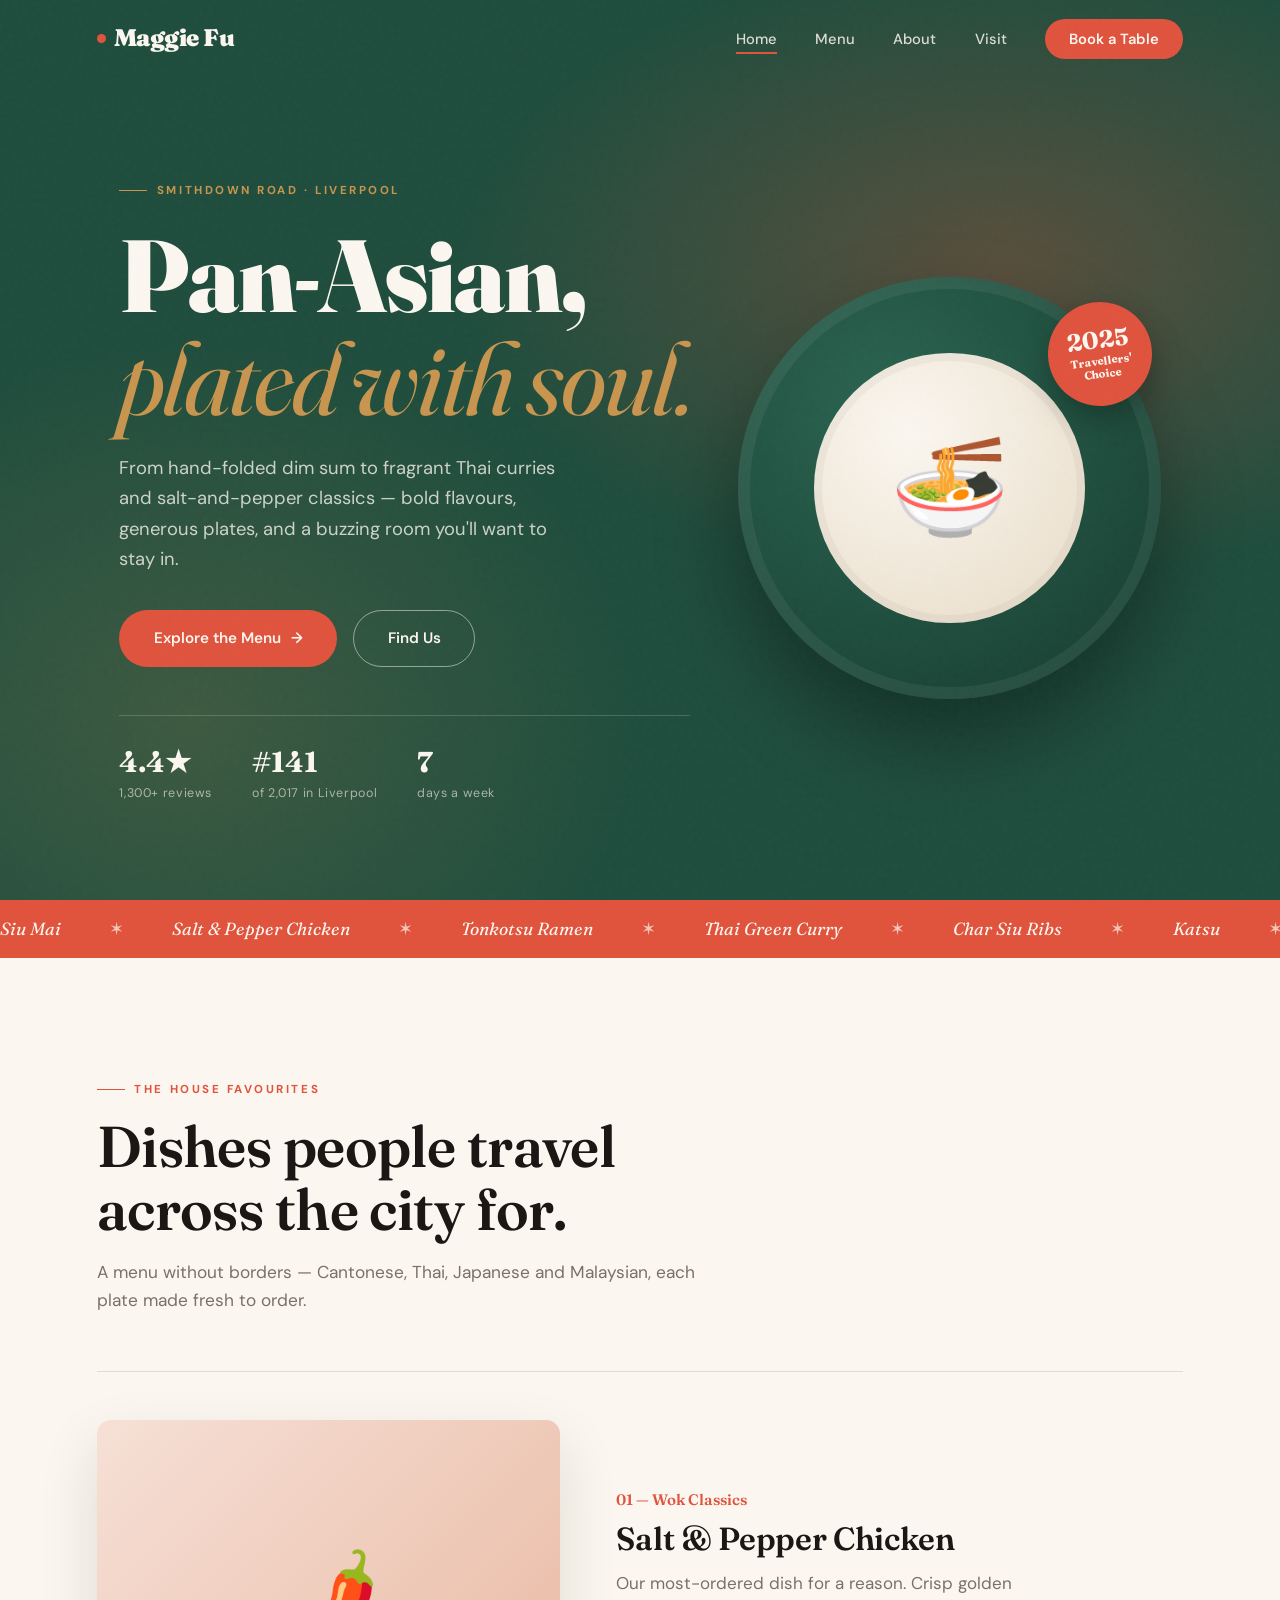
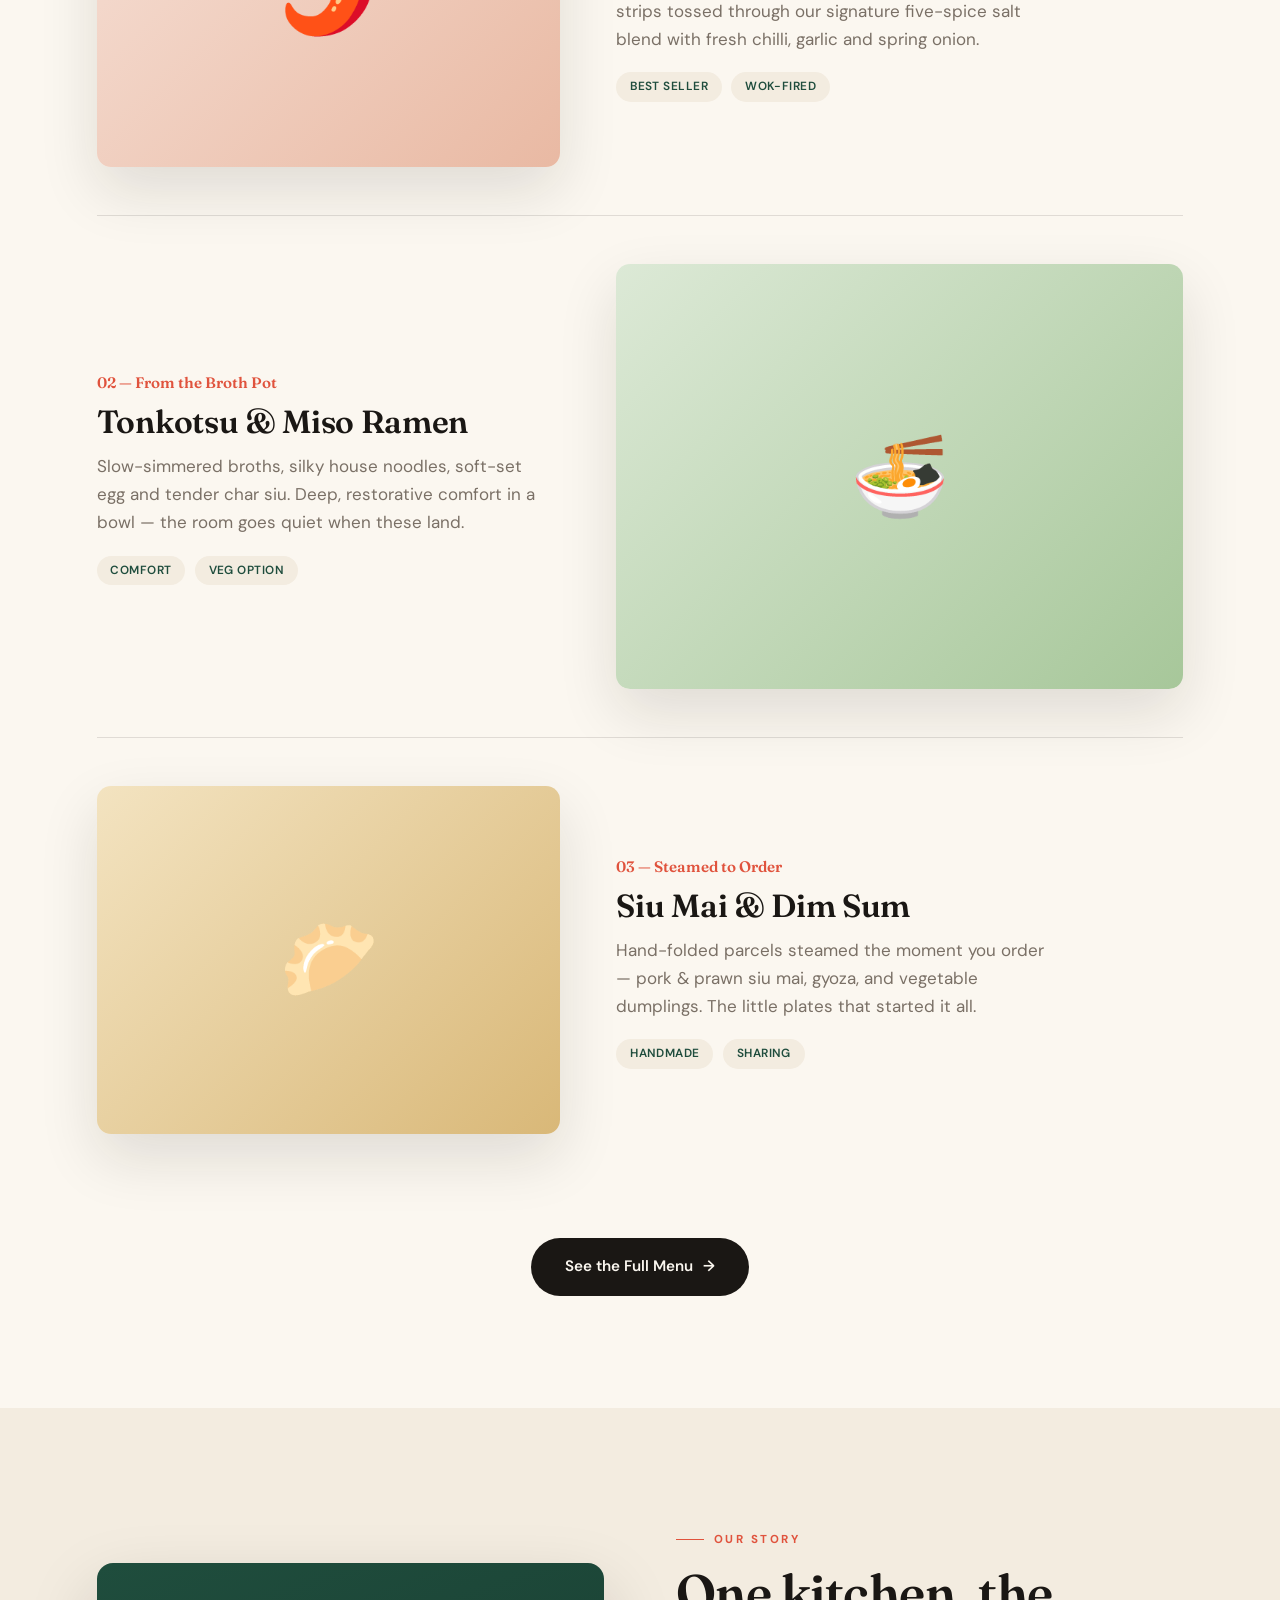
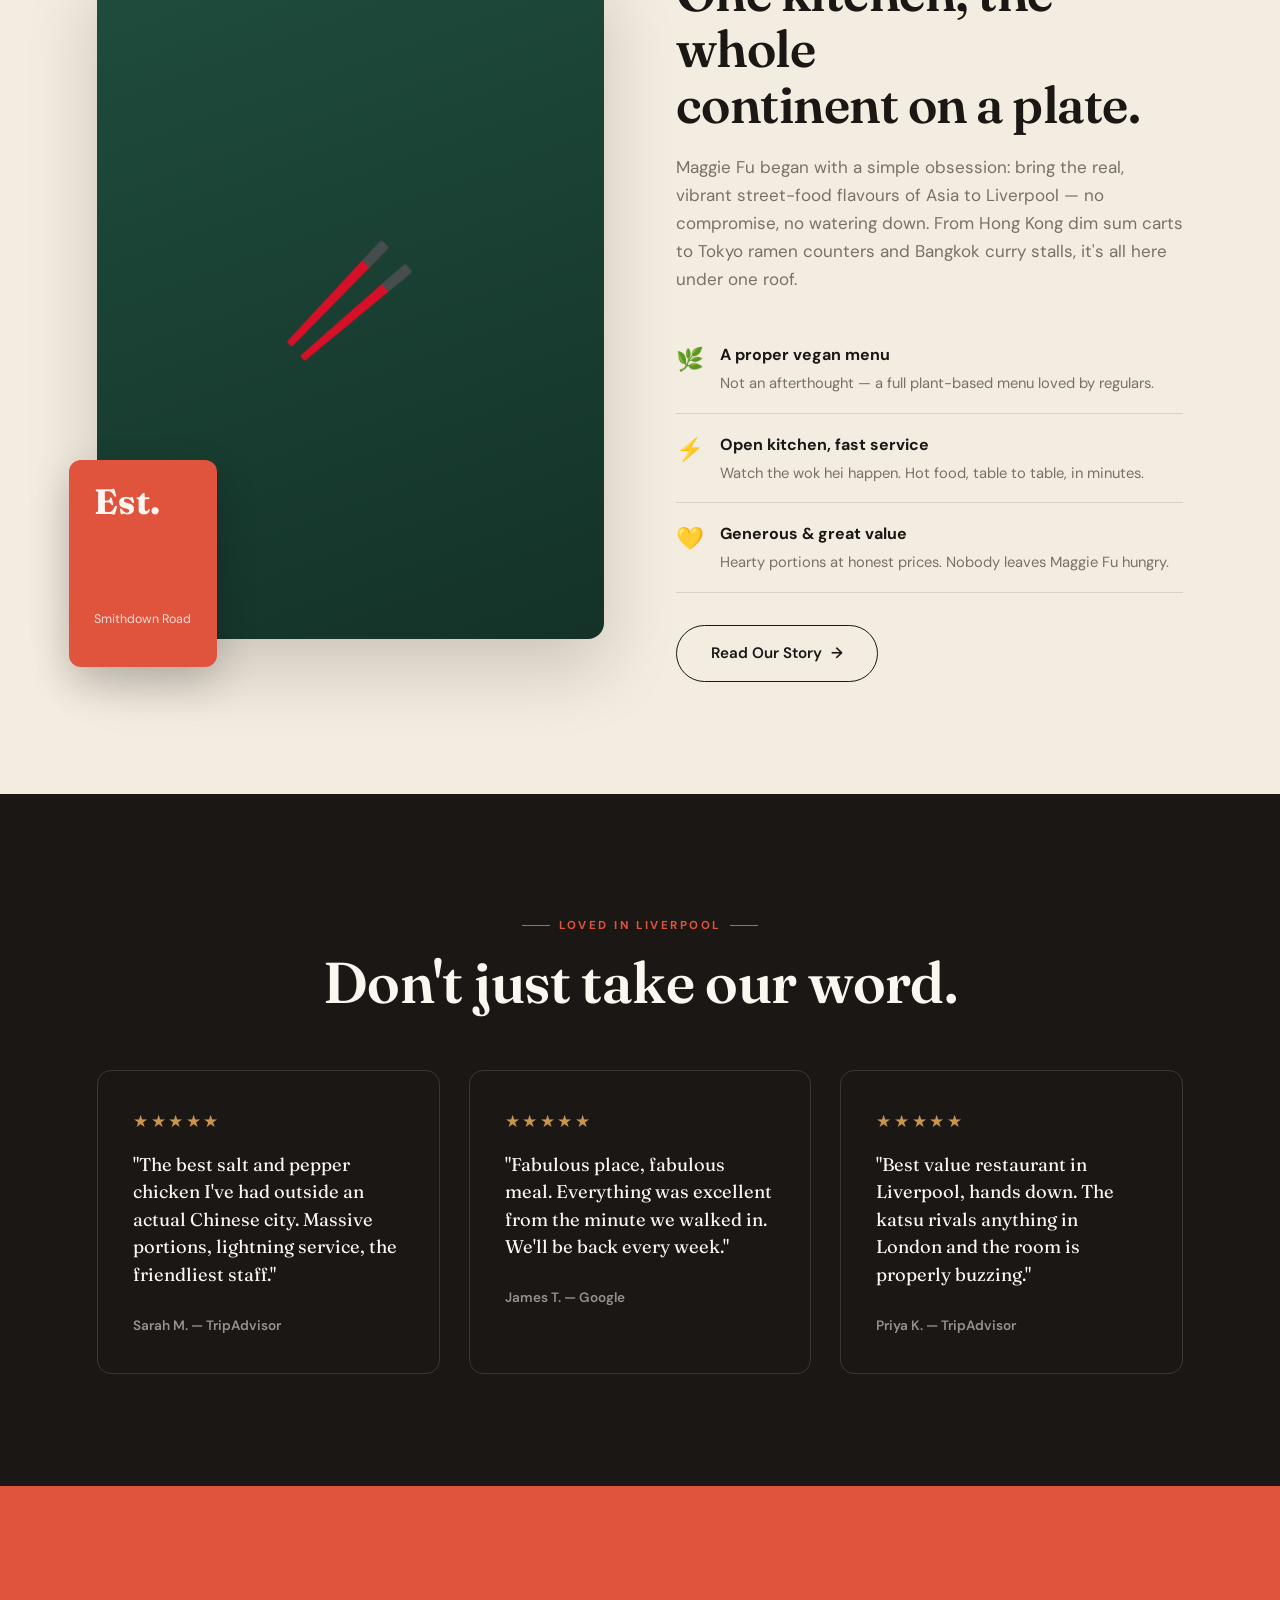
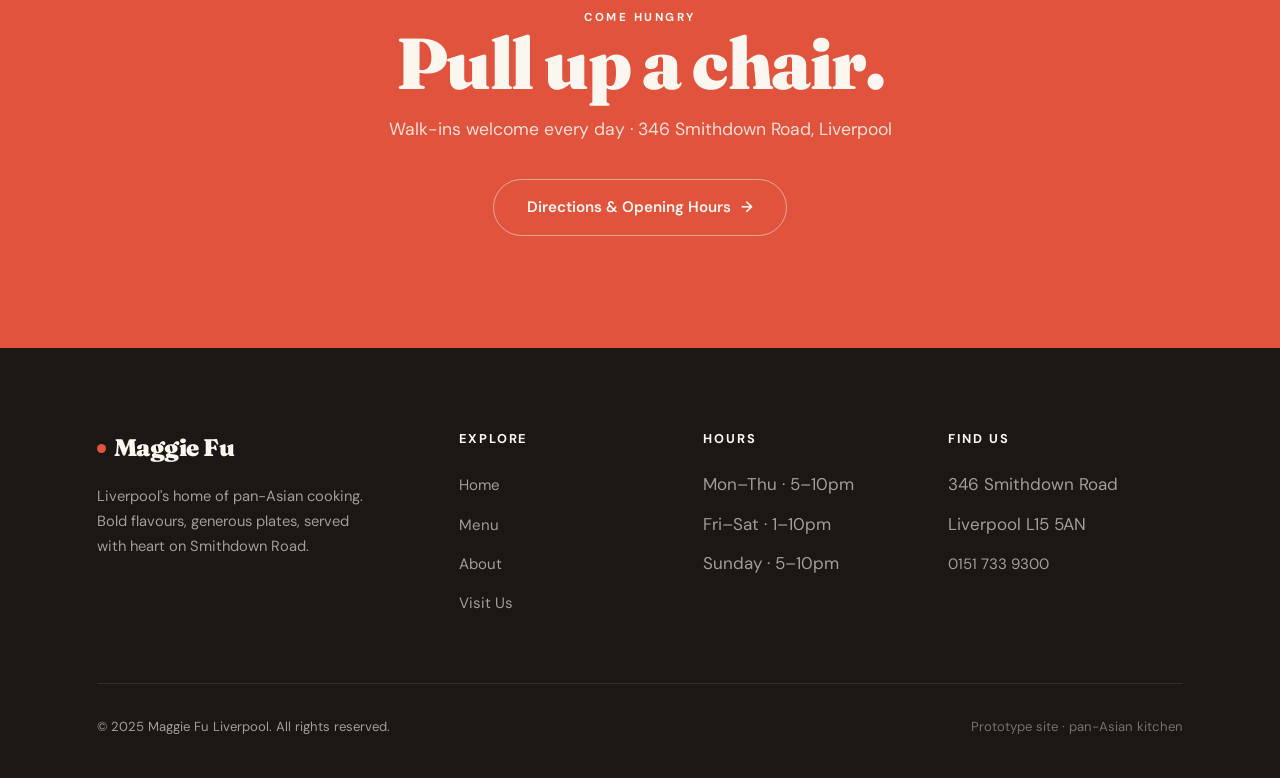
<file: index.html>
<!DOCTYPE html>
<html lang="en">
<head>
  <meta charset="UTF-8" />
  <meta name="viewport" content="width=device-width, initial-scale=1.0" />
  <title>Maggie Fu — Pan-Asian Kitchen · Liverpool</title>
  <meta name="description" content="Maggie Fu — Liverpool's favourite pan-Asian kitchen on Smithdown Road. Dim sum, ramen, Thai curries & salt-and-pepper classics." />
  <link rel="stylesheet" href="style.css" />
</head>
<body>

<nav class="on-dark">
  <div class="wrap">
    <a href="index.html" class="logo"><span class="dot"></span>Maggie Fu</a>
    <ul class="nav-links">
      <li><a href="index.html">Home</a></li>
      <li><a href="menu.html">Menu</a></li>
      <li><a href="about.html">About</a></li>
      <li><a href="contact.html">Visit</a></li>
      <li><a href="contact.html" class="btn-book">Book a Table</a></li>
    </ul>
    <div class="burger"><span></span><span></span><span></span></div>
  </div>
</nav>

<!-- HERO -->
<header class="hero">
  <div class="wrap">
    <div class="hero-grid">
      <div>
        <span class="eyebrow hero-eyebrow">Smithdown Road · Liverpool</span>
        <h1 class="display">Pan-Asian,<br><span class="italic">plated with soul.</span></h1>
        <p class="lede">From hand-folded dim sum to fragrant Thai curries and salt-and-pepper classics — bold flavours, generous plates, and a buzzing room you'll want to stay in.</p>
        <div class="hero-cta">
          <a href="menu.html" class="btn btn-fill">Explore the Menu <span class="arrow">→</span></a>
          <a href="contact.html" class="btn btn-line-light">Find Us</a>
        </div>
        <div class="hero-meta">
          <div class="stat"><span class="num">4.4★</span><span class="lbl">1,300+ reviews</span></div>
          <div class="stat"><span class="num">#141</span><span class="lbl">of 2,017 in Liverpool</span></div>
          <div class="stat"><span class="num">7</span><span class="lbl">days a week</span></div>
        </div>
      </div>
      <div class="hero-visual">
        <div class="plate plate-1"></div>
        <div class="plate plate-2">🍜</div>
        <div class="plate-badge"><b>2025</b>Travellers'<br>Choice</div>
      </div>
    </div>
  </div>
</header>

<!-- MARQUEE -->
<div class="marquee">
  <div class="marquee-track">
    <span>Siu Mai</span><span>Salt &amp; Pepper Chicken</span><span>Tonkotsu Ramen</span><span>Thai Green Curry</span><span>Char Siu Ribs</span><span>Katsu</span><span>Singapore Vermicelli</span>
    <span>Siu Mai</span><span>Salt &amp; Pepper Chicken</span><span>Tonkotsu Ramen</span><span>Thai Green Curry</span><span>Char Siu Ribs</span><span>Katsu</span><span>Singapore Vermicelli</span>
  </div>
</div>

<!-- SPECIALITIES -->
<section>
  <div class="wrap">
    <div class="sec-head fade">
      <span class="eyebrow">The House Favourites</span>
      <h2>Dishes people travel<br>across the city for.</h2>
      <p>A menu without borders — Cantonese, Thai, Japanese and Malaysian, each plate made fresh to order.</p>
    </div>

    <div class="dish-row fade">
      <div class="dish-art a">🌶️</div>
      <div class="dish-info">
        <span class="num">01 — Wok Classics</span>
        <h3>Salt &amp; Pepper Chicken</h3>
        <p>Our most-ordered dish for a reason. Crisp golden strips tossed through our signature five-spice salt blend with fresh chilli, garlic and spring onion.</p>
        <div class="dish-tags"><span class="tag">Best Seller</span><span class="tag">Wok-Fired</span></div>
      </div>
    </div>

    <div class="dish-row rev-order fade">
      <div class="dish-info">
        <span class="num">02 — From the Broth Pot</span>
        <h3>Tonkotsu &amp; Miso Ramen</h3>
        <p>Slow-simmered broths, silky house noodles, soft-set egg and tender char siu. Deep, restorative comfort in a bowl — the room goes quiet when these land.</p>
        <div class="dish-tags"><span class="tag">Comfort</span><span class="tag">Veg Option</span></div>
      </div>
      <div class="dish-art b">🍜</div>
    </div>

    <div class="dish-row fade">
      <div class="dish-art c">🥟</div>
      <div class="dish-info">
        <span class="num">03 — Steamed to Order</span>
        <h3>Siu Mai &amp; Dim Sum</h3>
        <p>Hand-folded parcels steamed the moment you order — pork &amp; prawn siu mai, gyoza, and vegetable dumplings. The little plates that started it all.</p>
        <div class="dish-tags"><span class="tag">Handmade</span><span class="tag">Sharing</span></div>
      </div>
    </div>

    <div style="text-align:center; margin-top:3.5rem;" class="fade">
      <a href="menu.html" class="btn btn-ink">See the Full Menu <span class="arrow">→</span></a>
    </div>
  </div>
</section>

<!-- ABOUT SPLIT -->
<section style="background:var(--cream);">
  <div class="wrap">
    <div class="split">
      <div class="split-art fade">
        🥢
        <div class="stamp"><b>Est.</b><span>Smithdown Road</span></div>
      </div>
      <div class="fade">
        <span class="eyebrow">Our Story</span>
        <h2 style="font-size:clamp(2rem,4.5vw,3.2rem); margin:1rem 0 1.2rem;">One kitchen, the whole<br>continent on a plate.</h2>
        <p style="color:var(--muted);">Maggie Fu began with a simple obsession: bring the real, vibrant street-food flavours of Asia to Liverpool — no compromise, no watering down. From Hong Kong dim sum carts to Tokyo ramen counters and Bangkok curry stalls, it's all here under one roof.</p>
        <ul class="feature-list">
          <li><span class="fi">🌿</span><div><h4>A proper vegan menu</h4><p>Not an afterthought — a full plant-based menu loved by regulars.</p></div></li>
          <li><span class="fi">⚡</span><div><h4>Open kitchen, fast service</h4><p>Watch the wok hei happen. Hot food, table to table, in minutes.</p></div></li>
          <li><span class="fi">💛</span><div><h4>Generous &amp; great value</h4><p>Hearty portions at honest prices. Nobody leaves Maggie Fu hungry.</p></div></li>
        </ul>
        <div style="margin-top:2rem;"><a href="about.html" class="btn btn-line">Read Our Story <span class="arrow">→</span></a></div>
      </div>
    </div>
  </div>
</section>

<!-- REVIEWS -->
<section class="dark">
  <div class="wrap">
    <div class="sec-head center fade">
      <span class="eyebrow center">Loved in Liverpool</span>
      <h2>Don't just take our word.</h2>
    </div>
    <div class="rev-grid">
      <div class="rev">
        <div class="stars">★★★★★</div>
        <p class="quote">"The best salt and pepper chicken I've had outside an actual Chinese city. Massive portions, lightning service, the friendliest staff."</p>
        <span class="who">Sarah M. — TripAdvisor</span>
      </div>
      <div class="rev">
        <div class="stars">★★★★★</div>
        <p class="quote">"Fabulous place, fabulous meal. Everything was excellent from the minute we walked in. We'll be back every week."</p>
        <span class="who">James T. — Google</span>
      </div>
      <div class="rev">
        <div class="stars">★★★★★</div>
        <p class="quote">"Best value restaurant in Liverpool, hands down. The katsu rivals anything in London and the room is properly buzzing."</p>
        <span class="who">Priya K. — TripAdvisor</span>
      </div>
    </div>
  </div>
</section>

<!-- CTA -->
<section class="cta-block">
  <div class="wrap fade">
    <span class="eyebrow center" style="color:var(--ivory);">Come Hungry</span>
    <h2 class="display">Pull up a chair.</h2>
    <p>Walk-ins welcome every day · 346 Smithdown Road, Liverpool</p>
    <a href="contact.html" class="btn btn-line-light">Directions &amp; Opening Hours <span class="arrow">→</span></a>
  </div>
</section>

<!-- FOOTER -->
<footer>
  <div class="wrap">
    <div class="foot-grid">
      <div class="foot-brand">
        <a href="index.html" class="logo"><span class="dot"></span>Maggie Fu</a>
        <p>Liverpool's home of pan-Asian cooking. Bold flavours, generous plates, served with heart on Smithdown Road.</p>
      </div>
      <div>
        <h4>Explore</h4>
        <ul>
          <li><a href="index.html">Home</a></li>
          <li><a href="menu.html">Menu</a></li>
          <li><a href="about.html">About</a></li>
          <li><a href="contact.html">Visit Us</a></li>
        </ul>
      </div>
      <div>
        <h4>Hours</h4>
        <ul>
          <li>Mon–Thu · 5–10pm</li>
          <li>Fri–Sat · 1–10pm</li>
          <li>Sunday · 5–10pm</li>
        </ul>
      </div>
      <div>
        <h4>Find Us</h4>
        <ul>
          <li>346 Smithdown Road</li>
          <li>Liverpool L15 5AN</li>
          <li><a href="tel:+441517339300">0151 733 9300</a></li>
        </ul>
      </div>
    </div>
    <div class="foot-bottom">
      <p>© 2025 Maggie Fu Liverpool. All rights reserved.</p>
      <p class="made">Prototype site · pan-Asian kitchen</p>
    </div>
  </div>
</footer>

<script src="main.js"></script>
</body>
</html>
</file>
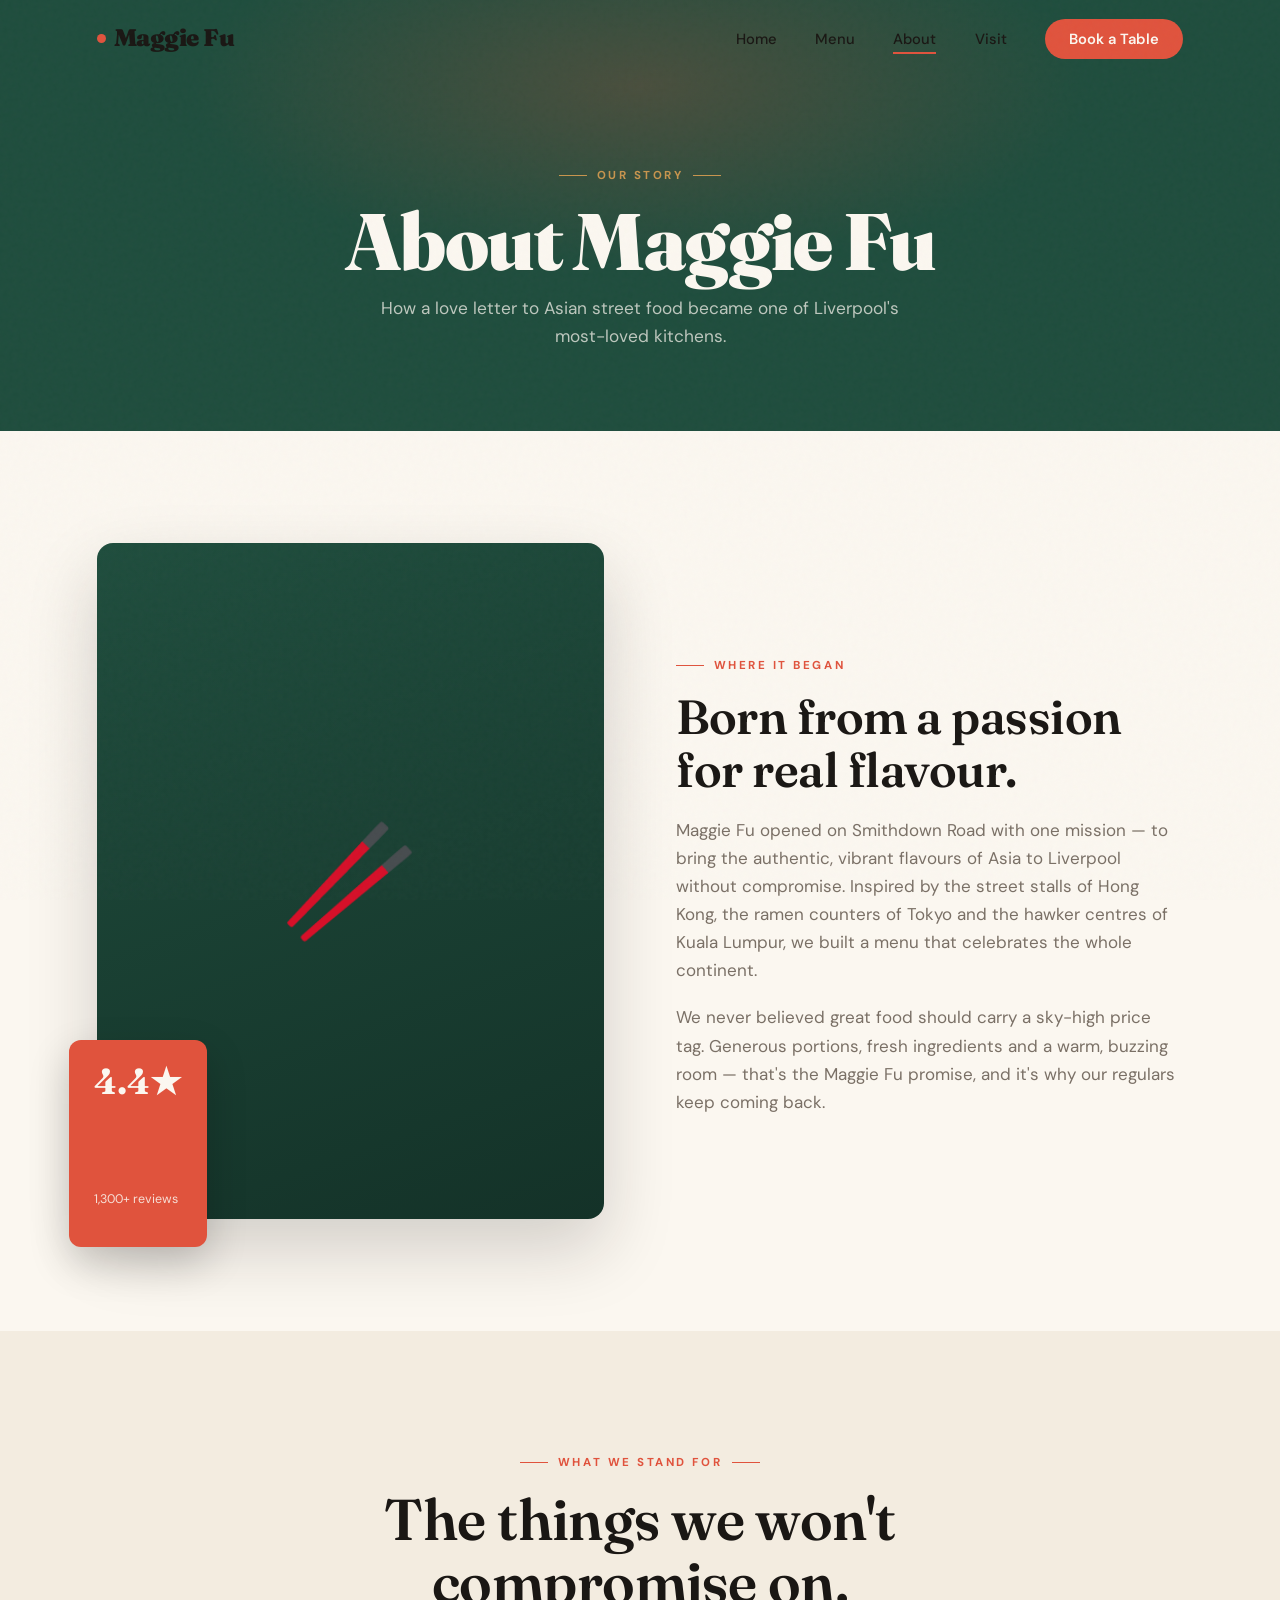
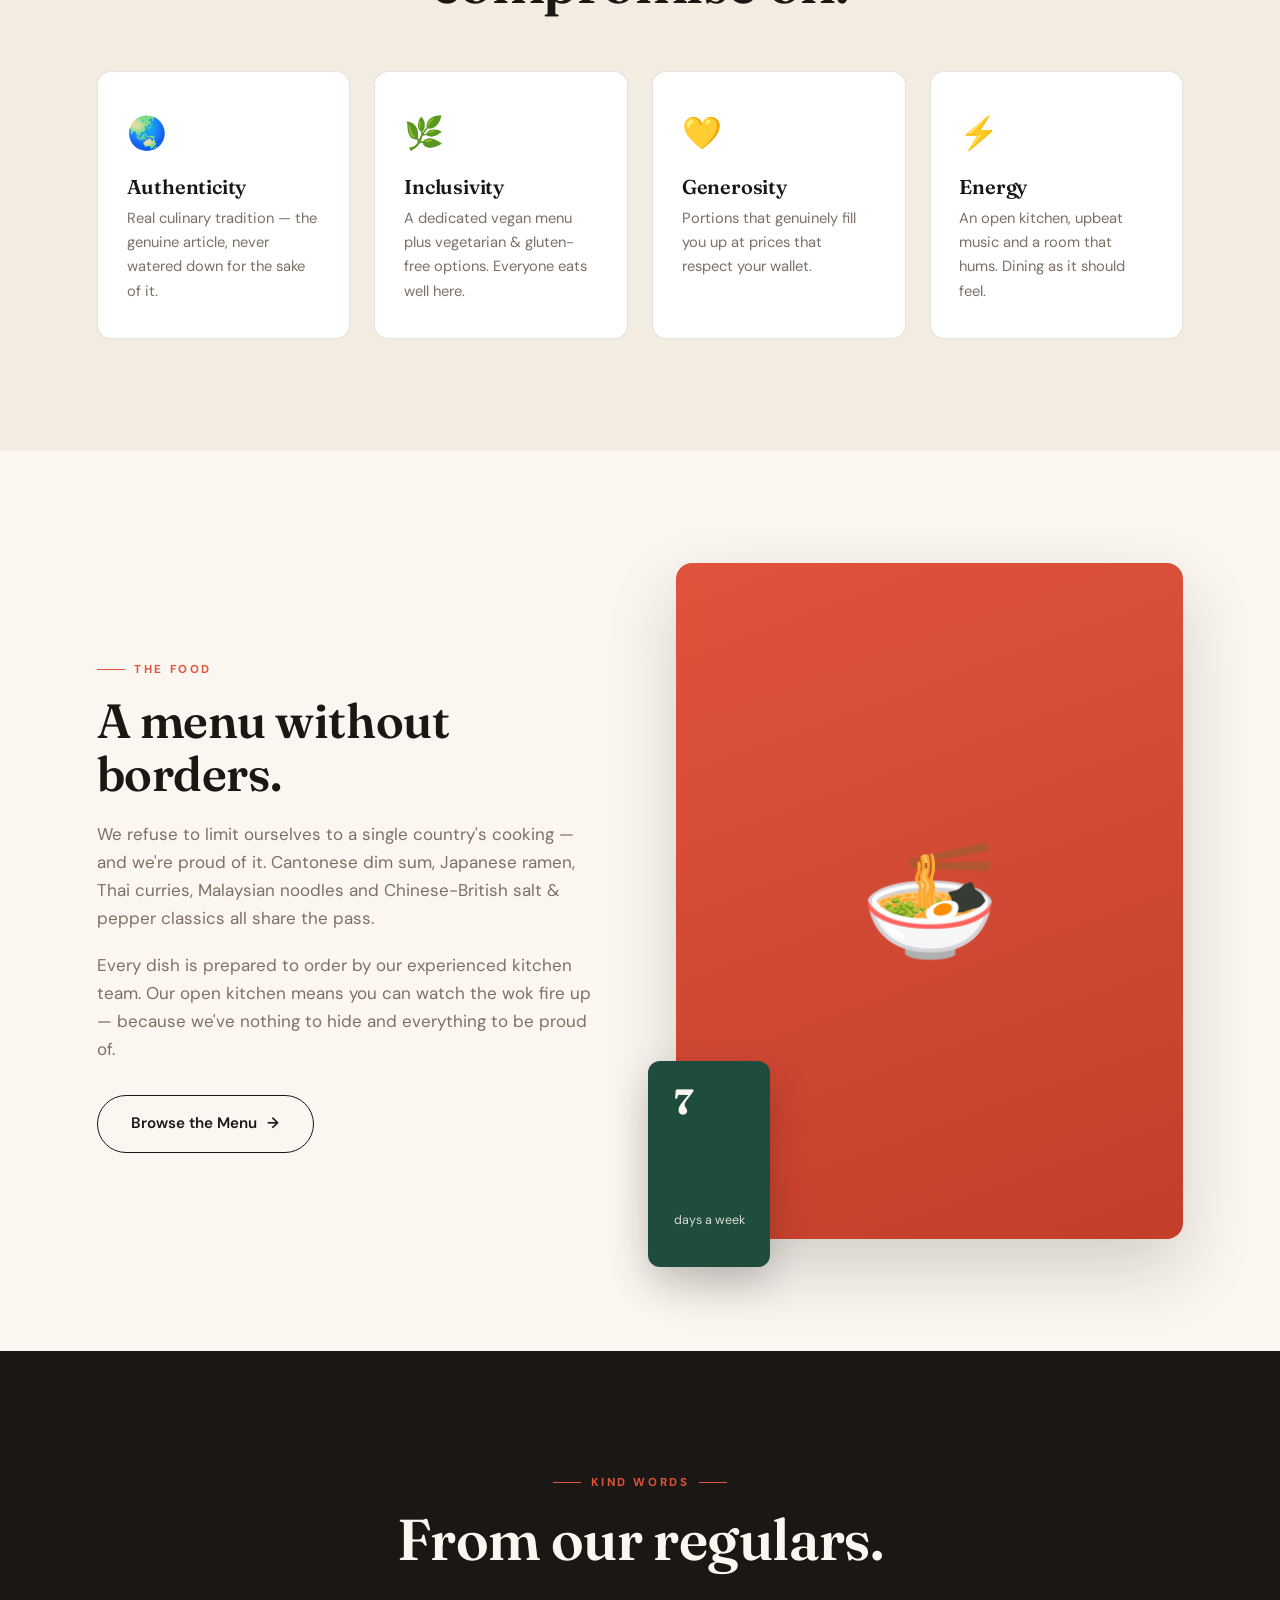
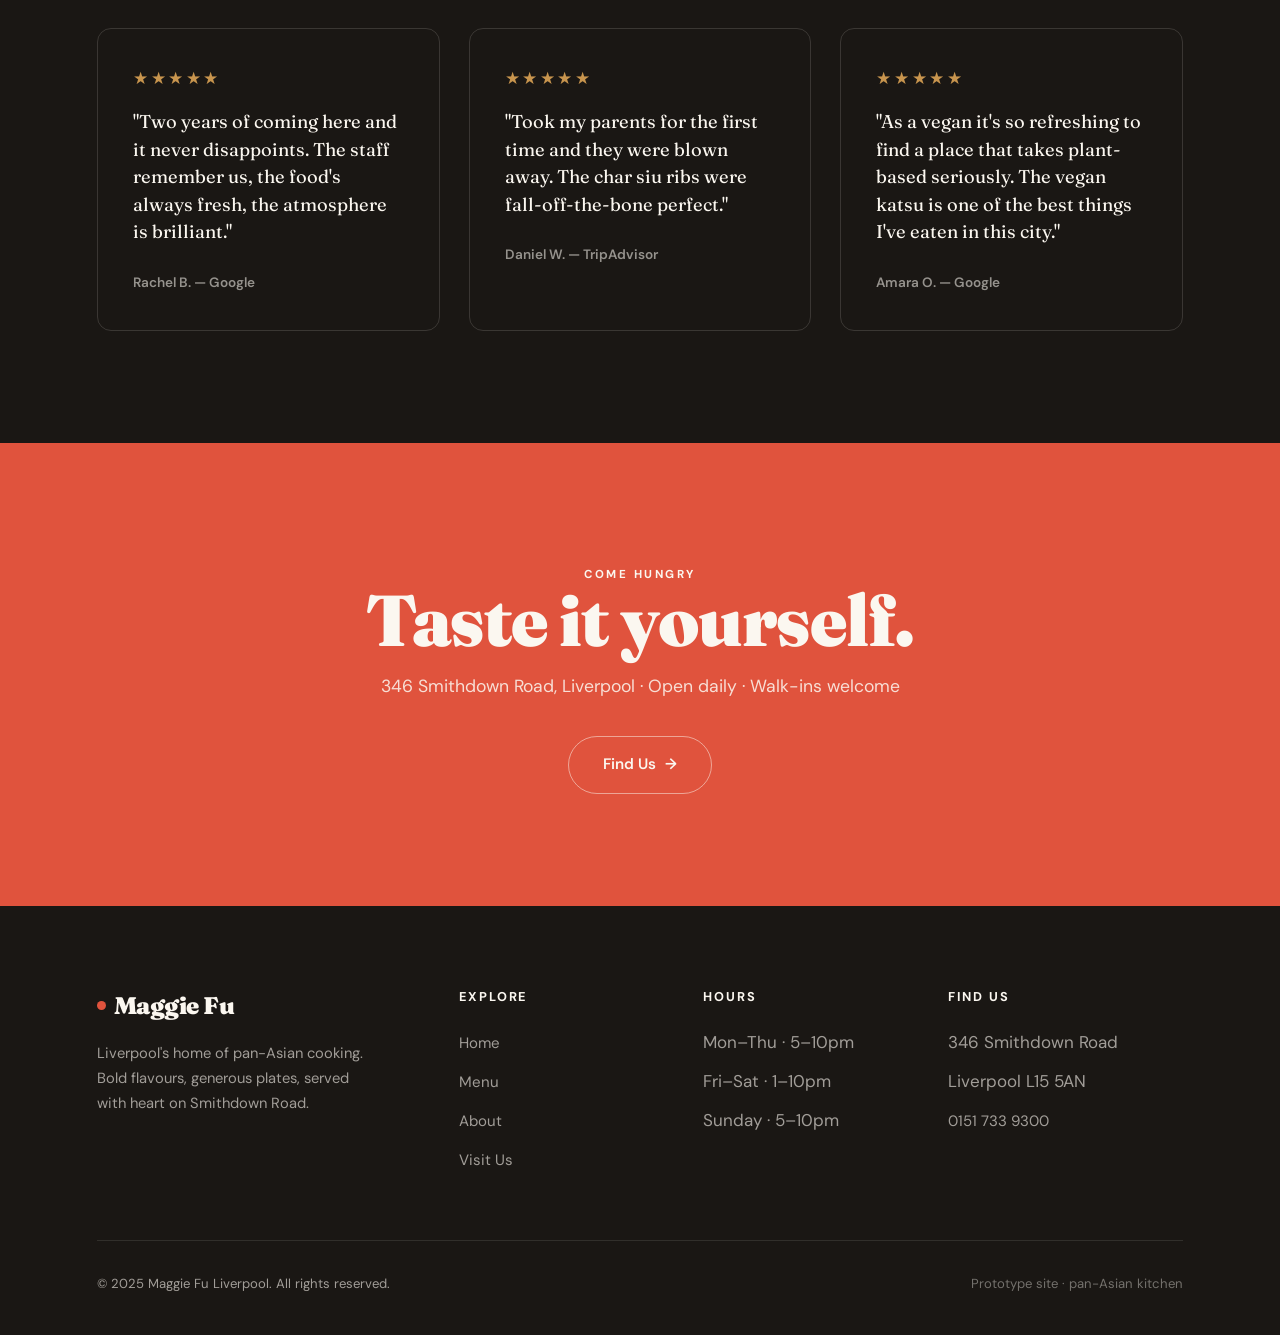
<file: about.html>
<!DOCTYPE html>
<html lang="en">
<head>
  <meta charset="UTF-8" />
  <meta name="viewport" content="width=device-width, initial-scale=1.0" />
  <title>About — Maggie Fu · Liverpool</title>
  <link rel="stylesheet" href="style.css" />
</head>
<body>

<nav>
  <div class="wrap">
    <a href="index.html" class="logo"><span class="dot"></span>Maggie Fu</a>
    <ul class="nav-links">
      <li><a href="index.html">Home</a></li>
      <li><a href="menu.html">Menu</a></li>
      <li><a href="about.html">About</a></li>
      <li><a href="contact.html">Visit</a></li>
      <li><a href="contact.html" class="btn-book">Book a Table</a></li>
    </ul>
    <div class="burger"><span></span><span></span><span></span></div>
  </div>
</nav>

<header class="page-head">
  <div class="wrap">
    <span class="eyebrow center">Our Story</span>
    <h1 class="display">About Maggie Fu</h1>
    <p>How a love letter to Asian street food became one of Liverpool's most-loved kitchens.</p>
  </div>
</header>

<section>
  <div class="wrap">
    <div class="split">
      <div class="split-art fade">
        🥢
        <div class="stamp"><b>4.4★</b><span>1,300+ reviews</span></div>
      </div>
      <div class="fade">
        <span class="eyebrow">Where It Began</span>
        <h2 style="font-size:clamp(2rem,4.5vw,3rem); margin:1rem 0 1.2rem;">Born from a passion<br>for real flavour.</h2>
        <p style="color:var(--muted); margin-bottom:1.2rem;">Maggie Fu opened on Smithdown Road with one mission — to bring the authentic, vibrant flavours of Asia to Liverpool without compromise. Inspired by the street stalls of Hong Kong, the ramen counters of Tokyo and the hawker centres of Kuala Lumpur, we built a menu that celebrates the whole continent.</p>
        <p style="color:var(--muted);">We never believed great food should carry a sky-high price tag. Generous portions, fresh ingredients and a warm, buzzing room — that's the Maggie Fu promise, and it's why our regulars keep coming back.</p>
      </div>
    </div>
  </div>
</section>

<section style="background:var(--cream);">
  <div class="wrap">
    <div class="sec-head center fade">
      <span class="eyebrow center">What We Stand For</span>
      <h2>The things we won't<br>compromise on.</h2>
    </div>
    <div class="val-grid">
      <div class="val"><div class="vi">🌏</div><h3>Authenticity</h3><p>Real culinary tradition — the genuine article, never watered down for the sake of it.</p></div>
      <div class="val"><div class="vi">🌿</div><h3>Inclusivity</h3><p>A dedicated vegan menu plus vegetarian &amp; gluten-free options. Everyone eats well here.</p></div>
      <div class="val"><div class="vi">💛</div><h3>Generosity</h3><p>Portions that genuinely fill you up at prices that respect your wallet.</p></div>
      <div class="val"><div class="vi">⚡</div><h3>Energy</h3><p>An open kitchen, upbeat music and a room that hums. Dining as it should feel.</p></div>
    </div>
  </div>
</section>

<section>
  <div class="wrap">
    <div class="split">
      <div class="fade">
        <span class="eyebrow">The Food</span>
        <h2 style="font-size:clamp(2rem,4.5vw,3rem); margin:1rem 0 1.2rem;">A menu without<br>borders.</h2>
        <p style="color:var(--muted); margin-bottom:1.2rem;">We refuse to limit ourselves to a single country's cooking — and we're proud of it. Cantonese dim sum, Japanese ramen, Thai curries, Malaysian noodles and Chinese-British salt &amp; pepper classics all share the pass.</p>
        <p style="color:var(--muted); margin-bottom:2rem;">Every dish is prepared to order by our experienced kitchen team. Our open kitchen means you can watch the wok fire up — because we've nothing to hide and everything to be proud of.</p>
        <a href="menu.html" class="btn btn-line">Browse the Menu <span class="arrow">→</span></a>
      </div>
      <div class="split-art fade" style="background:linear-gradient(160deg,var(--verm),var(--verm-deep));">
        🍜
        <div class="stamp" style="background:var(--jade);"><b>7</b><span>days a week</span></div>
      </div>
    </div>
  </div>
</section>

<section class="dark">
  <div class="wrap">
    <div class="sec-head center fade">
      <span class="eyebrow center">Kind Words</span>
      <h2>From our regulars.</h2>
    </div>
    <div class="rev-grid">
      <div class="rev"><div class="stars">★★★★★</div><p class="quote">"Two years of coming here and it never disappoints. The staff remember us, the food's always fresh, the atmosphere is brilliant."</p><span class="who">Rachel B. — Google</span></div>
      <div class="rev"><div class="stars">★★★★★</div><p class="quote">"Took my parents for the first time and they were blown away. The char siu ribs were fall-off-the-bone perfect."</p><span class="who">Daniel W. — TripAdvisor</span></div>
      <div class="rev"><div class="stars">★★★★★</div><p class="quote">"As a vegan it's so refreshing to find a place that takes plant-based seriously. The vegan katsu is one of the best things I've eaten in this city."</p><span class="who">Amara O. — Google</span></div>
    </div>
  </div>
</section>

<section class="cta-block">
  <div class="wrap fade">
    <span class="eyebrow center" style="color:var(--ivory);">Come Hungry</span>
    <h2 class="display">Taste it yourself.</h2>
    <p>346 Smithdown Road, Liverpool · Open daily · Walk-ins welcome</p>
    <a href="contact.html" class="btn btn-line-light">Find Us <span class="arrow">→</span></a>
  </div>
</section>

<footer>
  <div class="wrap">
    <div class="foot-grid">
      <div class="foot-brand">
        <a href="index.html" class="logo"><span class="dot"></span>Maggie Fu</a>
        <p>Liverpool's home of pan-Asian cooking. Bold flavours, generous plates, served with heart on Smithdown Road.</p>
      </div>
      <div><h4>Explore</h4><ul><li><a href="index.html">Home</a></li><li><a href="menu.html">Menu</a></li><li><a href="about.html">About</a></li><li><a href="contact.html">Visit Us</a></li></ul></div>
      <div><h4>Hours</h4><ul><li>Mon–Thu · 5–10pm</li><li>Fri–Sat · 1–10pm</li><li>Sunday · 5–10pm</li></ul></div>
      <div><h4>Find Us</h4><ul><li>346 Smithdown Road</li><li>Liverpool L15 5AN</li><li><a href="tel:+441517339300">0151 733 9300</a></li></ul></div>
    </div>
    <div class="foot-bottom"><p>© 2025 Maggie Fu Liverpool. All rights reserved.</p><p class="made">Prototype site · pan-Asian kitchen</p></div>
  </div>
</footer>

<script src="main.js"></script>
</body>
</html>
</file>
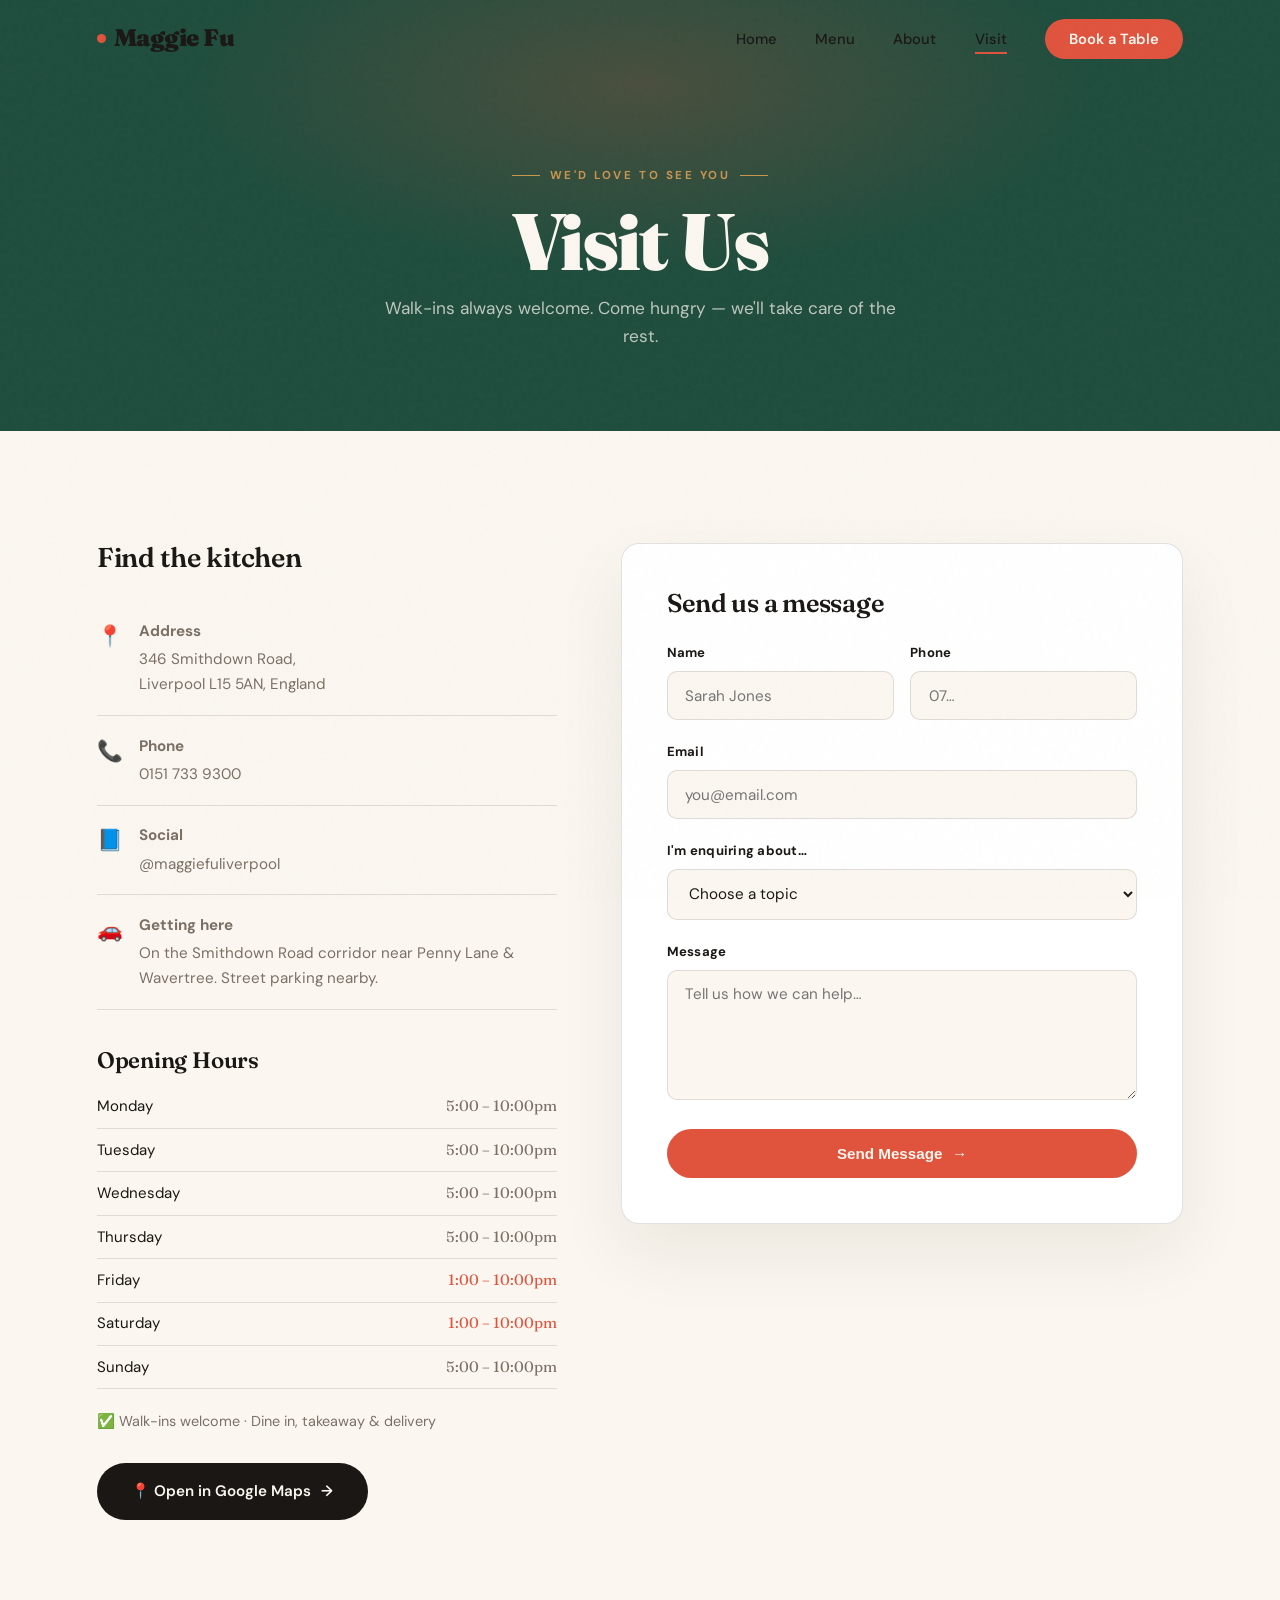
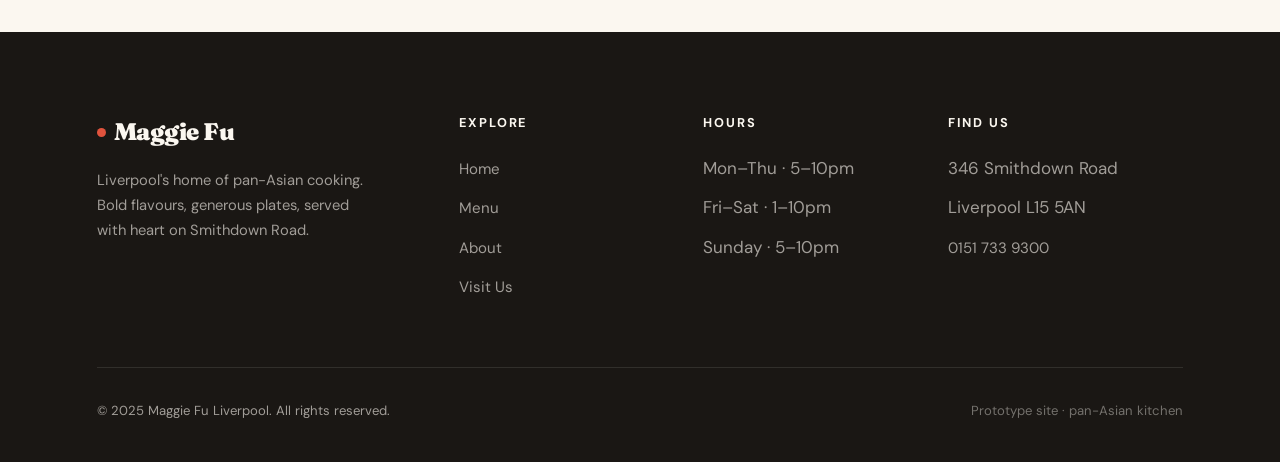
<file: contact.html>
<!DOCTYPE html>
<html lang="en">
<head>
  <meta charset="UTF-8" />
  <meta name="viewport" content="width=device-width, initial-scale=1.0" />
  <title>Visit — Maggie Fu · Liverpool</title>
  <link rel="stylesheet" href="style.css" />
</head>
<body>

<nav>
  <div class="wrap">
    <a href="index.html" class="logo"><span class="dot"></span>Maggie Fu</a>
    <ul class="nav-links">
      <li><a href="index.html">Home</a></li>
      <li><a href="menu.html">Menu</a></li>
      <li><a href="about.html">About</a></li>
      <li><a href="contact.html">Visit</a></li>
      <li><a href="contact.html" class="btn-book">Book a Table</a></li>
    </ul>
    <div class="burger"><span></span><span></span><span></span></div>
  </div>
</nav>

<header class="page-head">
  <div class="wrap">
    <span class="eyebrow center">We'd Love to See You</span>
    <h1 class="display">Visit Us</h1>
    <p>Walk-ins always welcome. Come hungry — we'll take care of the rest.</p>
  </div>
</header>

<section>
  <div class="wrap">
    <div class="contact-grid">
      <div class="cinfo fade">
        <h3>Find the kitchen</h3>
        <div class="crow"><span class="ci">📍</span><div class="ct"><strong>Address</strong>346 Smithdown Road,<br>Liverpool L15 5AN, England</div></div>
        <div class="crow"><span class="ci">📞</span><div class="ct"><strong>Phone</strong><a href="tel:+441517339300">0151 733 9300</a></div></div>
        <div class="crow"><span class="ci">📘</span><div class="ct"><strong>Social</strong><a href="#">@maggiefuliverpool</a></div></div>
        <div class="crow"><span class="ci">🚗</span><div class="ct"><strong>Getting here</strong>On the Smithdown Road corridor near Penny Lane &amp; Wavertree. Street parking nearby.</div></div>

        <h3 style="margin:2.4rem 0 0.6rem; font-size:1.4rem;">Opening Hours</h3>
        <table class="hours">
          <tr><td>Monday</td><td>5:00 – 10:00pm</td></tr>
          <tr><td>Tuesday</td><td>5:00 – 10:00pm</td></tr>
          <tr><td>Wednesday</td><td>5:00 – 10:00pm</td></tr>
          <tr><td>Thursday</td><td>5:00 – 10:00pm</td></tr>
          <tr class="hot"><td>Friday</td><td>1:00 – 10:00pm</td></tr>
          <tr class="hot"><td>Saturday</td><td>1:00 – 10:00pm</td></tr>
          <tr><td>Sunday</td><td>5:00 – 10:00pm</td></tr>
        </table>
        <p style="margin-top:1.3rem; font-size:0.9rem; color:var(--muted);">✅ Walk-ins welcome · Dine in, takeaway &amp; delivery</p>
        <div style="margin-top:1.8rem;"><a href="https://maps.app.goo.gl/WuVguvGwPMuqfwHj8" target="_blank" rel="noopener" class="btn btn-ink">📍 Open in Google Maps <span class="arrow">→</span></a></div>
      </div>

      <div class="form-card fade">
        <h3>Send us a message</h3>
        <form>
          <div class="fg-row">
            <div class="fg"><label for="name">Name</label><input id="name" type="text" placeholder="Sarah Jones" required /></div>
            <div class="fg"><label for="phone">Phone</label><input id="phone" type="tel" placeholder="07…" /></div>
          </div>
          <div class="fg"><label for="email">Email</label><input id="email" type="email" placeholder="you@email.com" required /></div>
          <div class="fg"><label for="subject">I'm enquiring about…</label>
            <select id="subject">
              <option value="">Choose a topic</option>
              <option>General enquiry</option>
              <option>Group booking</option>
              <option>Private event</option>
              <option>Allergen information</option>
              <option>Feedback</option>
            </select>
          </div>
          <div class="fg"><label for="message">Message</label><textarea id="message" placeholder="Tell us how we can help…" required></textarea></div>
          <button type="submit" class="btn btn-fill" style="width:100%; justify-content:center;">Send Message <span class="arrow">→</span></button>
        </form>
        <div class="success">🎉 Thanks for getting in touch! We'll reply as soon as we can. In a hurry? Call us on <strong>0151 733 9300</strong>.</div>
      </div>
    </div>
  </div>
</section>

<footer>
  <div class="wrap">
    <div class="foot-grid">
      <div class="foot-brand">
        <a href="index.html" class="logo"><span class="dot"></span>Maggie Fu</a>
        <p>Liverpool's home of pan-Asian cooking. Bold flavours, generous plates, served with heart on Smithdown Road.</p>
      </div>
      <div><h4>Explore</h4><ul><li><a href="index.html">Home</a></li><li><a href="menu.html">Menu</a></li><li><a href="about.html">About</a></li><li><a href="contact.html">Visit Us</a></li></ul></div>
      <div><h4>Hours</h4><ul><li>Mon–Thu · 5–10pm</li><li>Fri–Sat · 1–10pm</li><li>Sunday · 5–10pm</li></ul></div>
      <div><h4>Find Us</h4><ul><li>346 Smithdown Road</li><li>Liverpool L15 5AN</li><li><a href="tel:+441517339300">0151 733 9300</a></li></ul></div>
    </div>
    <div class="foot-bottom"><p>© 2025 Maggie Fu Liverpool. All rights reserved.</p><p class="made">Prototype site · pan-Asian kitchen</p></div>
  </div>
</footer>

<script src="main.js"></script>
</body>
</html>
</file>
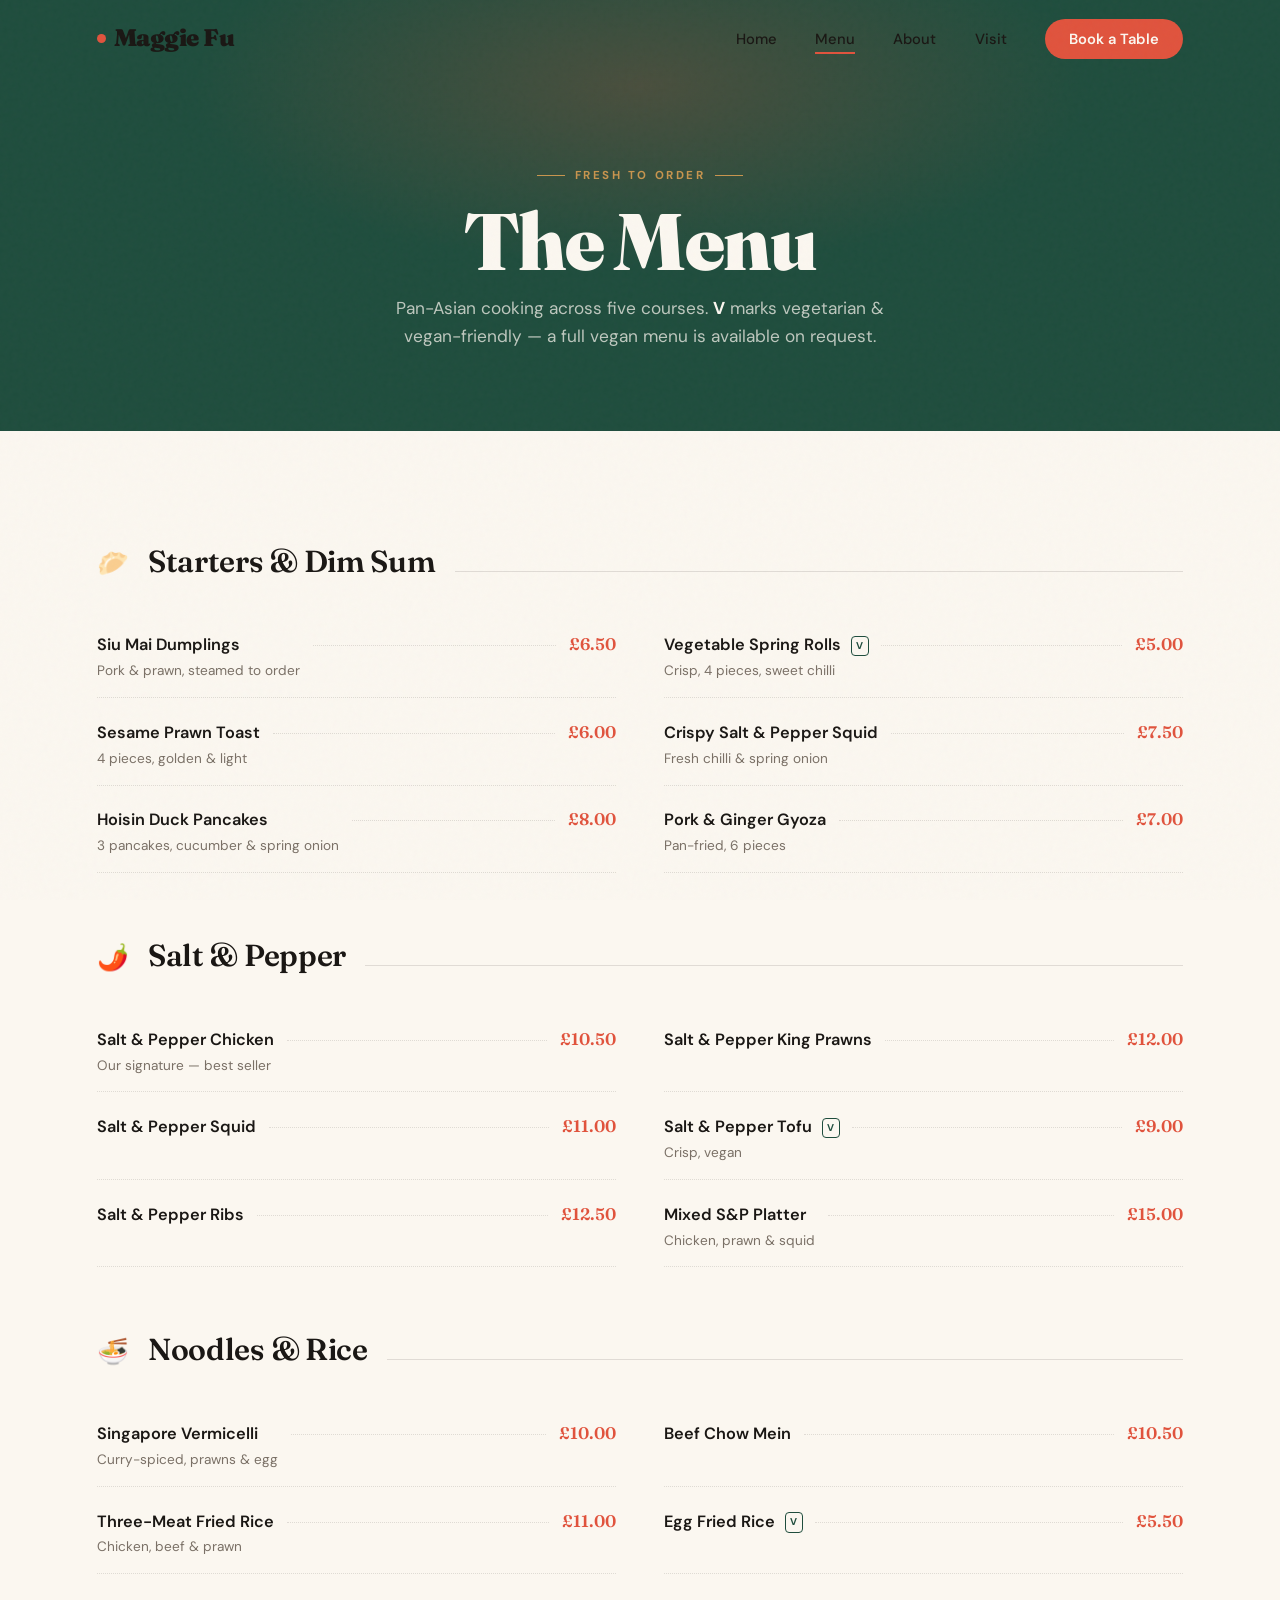
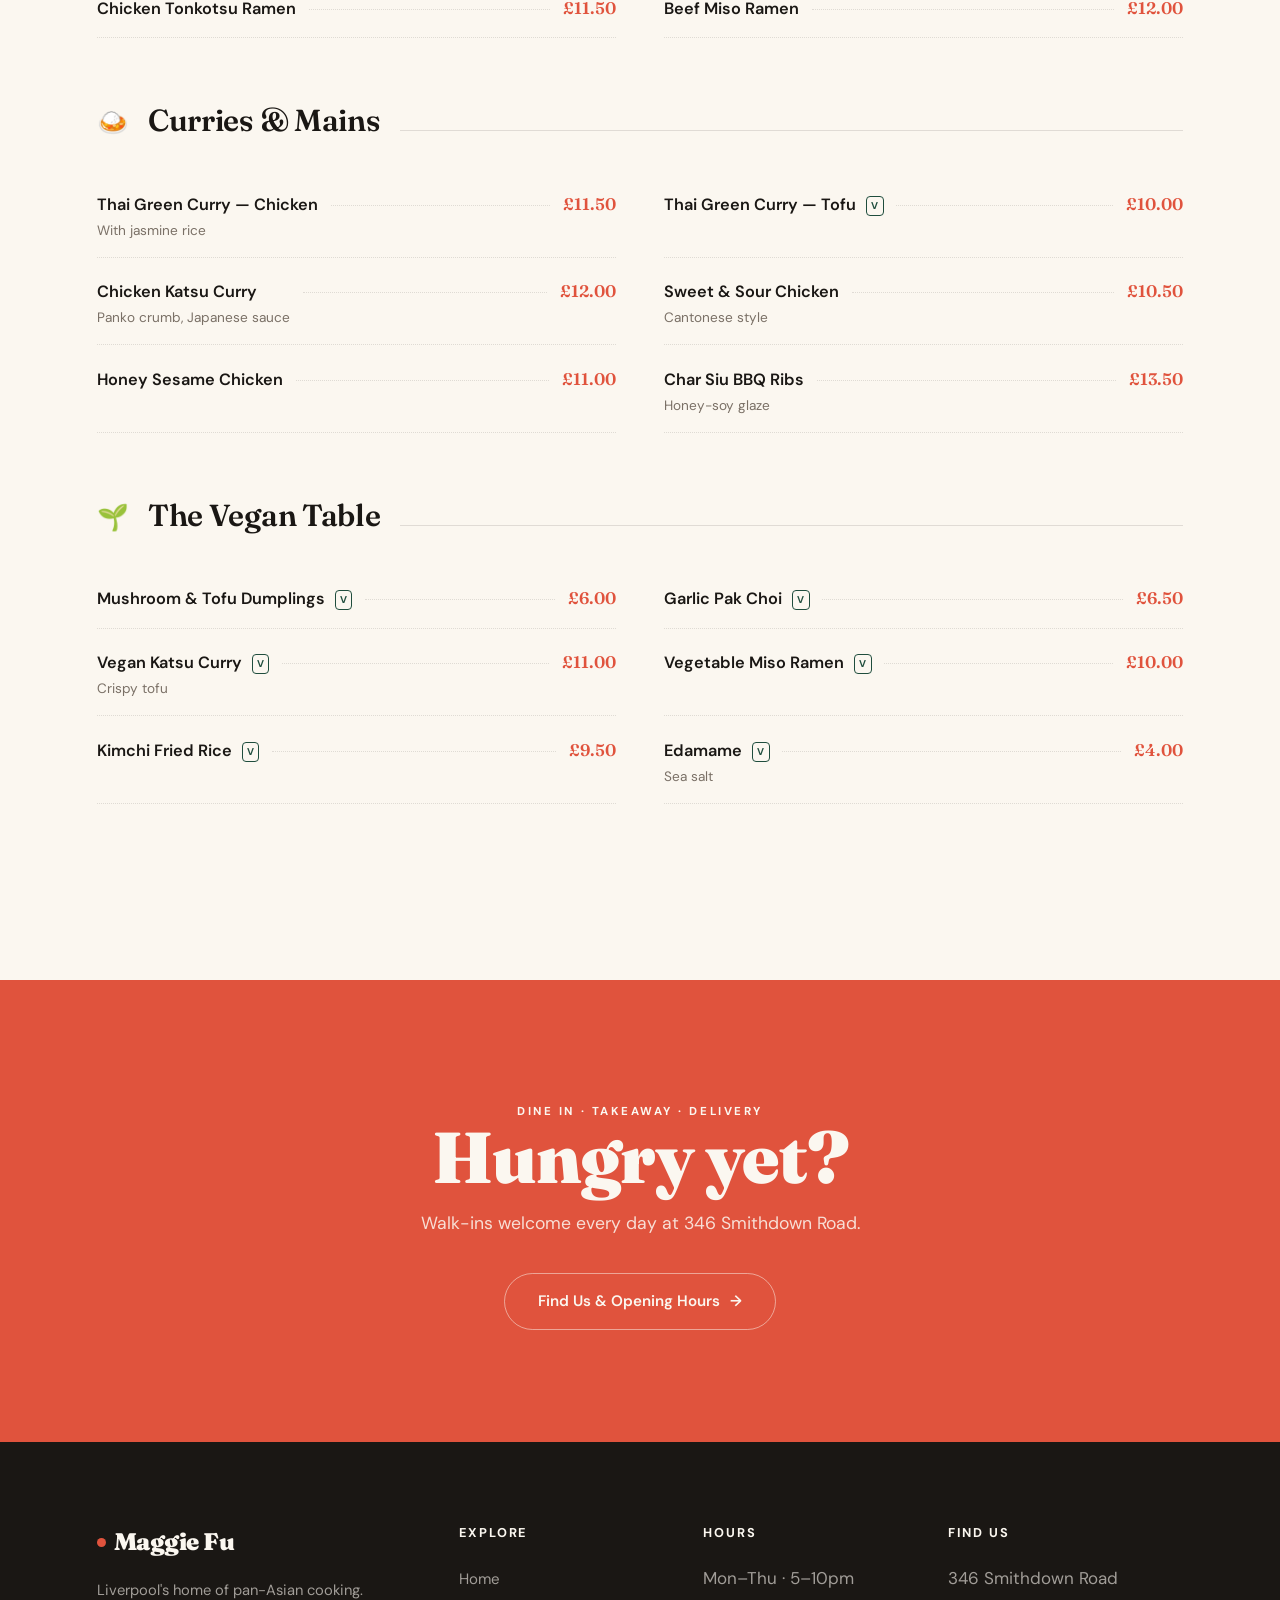
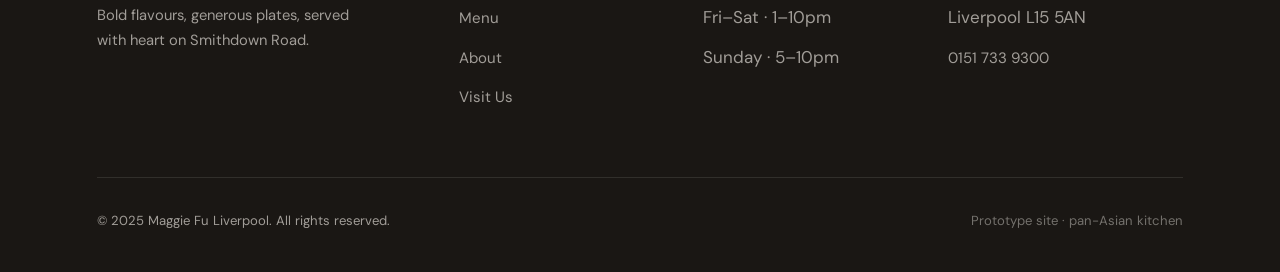
<file: menu.html>
<!DOCTYPE html>
<html lang="en">
<head>
  <meta charset="UTF-8" />
  <meta name="viewport" content="width=device-width, initial-scale=1.0" />
  <title>Menu — Maggie Fu · Liverpool</title>
  <link rel="stylesheet" href="style.css" />
</head>
<body>

<nav>
  <div class="wrap">
    <a href="index.html" class="logo"><span class="dot"></span>Maggie Fu</a>
    <ul class="nav-links">
      <li><a href="index.html">Home</a></li>
      <li><a href="menu.html">Menu</a></li>
      <li><a href="about.html">About</a></li>
      <li><a href="contact.html">Visit</a></li>
      <li><a href="contact.html" class="btn-book">Book a Table</a></li>
    </ul>
    <div class="burger"><span></span><span></span><span></span></div>
  </div>
</nav>

<header class="page-head">
  <div class="wrap">
    <span class="eyebrow center">Fresh to Order</span>
    <h1 class="display">The Menu</h1>
    <p>Pan-Asian cooking across five courses. <strong style="color:var(--ivory)">V</strong> marks vegetarian &amp; vegan-friendly — a full vegan menu is available on request.</p>
  </div>
</header>

<section>
  <div class="wrap">

    <div class="menu-cat fade">
      <div class="menu-cat-head"><span class="emoji">🥟</span><h2>Starters &amp; Dim Sum</h2><span class="rule"></span></div>
      <div class="menu-list">
        <div class="mi"><span class="mi-name">Siu Mai Dumplings<span class="mi-desc">Pork &amp; prawn, steamed to order</span></span><span class="mi-dots"></span><span class="mi-price">£6.50</span></div>
        <div class="mi"><span class="mi-name">Vegetable Spring Rolls <span class="v">V</span><span class="mi-desc">Crisp, 4 pieces, sweet chilli</span></span><span class="mi-dots"></span><span class="mi-price">£5.00</span></div>
        <div class="mi"><span class="mi-name">Sesame Prawn Toast<span class="mi-desc">4 pieces, golden &amp; light</span></span><span class="mi-dots"></span><span class="mi-price">£6.00</span></div>
        <div class="mi"><span class="mi-name">Crispy Salt &amp; Pepper Squid<span class="mi-desc">Fresh chilli &amp; spring onion</span></span><span class="mi-dots"></span><span class="mi-price">£7.50</span></div>
        <div class="mi"><span class="mi-name">Hoisin Duck Pancakes<span class="mi-desc">3 pancakes, cucumber &amp; spring onion</span></span><span class="mi-dots"></span><span class="mi-price">£8.00</span></div>
        <div class="mi"><span class="mi-name">Pork &amp; Ginger Gyoza<span class="mi-desc">Pan-fried, 6 pieces</span></span><span class="mi-dots"></span><span class="mi-price">£7.00</span></div>
      </div>
    </div>

    <div class="menu-cat fade">
      <div class="menu-cat-head"><span class="emoji">🌶️</span><h2>Salt &amp; Pepper</h2><span class="rule"></span></div>
      <div class="menu-list">
        <div class="mi"><span class="mi-name">Salt &amp; Pepper Chicken<span class="mi-desc">Our signature — best seller</span></span><span class="mi-dots"></span><span class="mi-price">£10.50</span></div>
        <div class="mi"><span class="mi-name">Salt &amp; Pepper King Prawns</span><span class="mi-dots"></span><span class="mi-price">£12.00</span></div>
        <div class="mi"><span class="mi-name">Salt &amp; Pepper Squid</span><span class="mi-dots"></span><span class="mi-price">£11.00</span></div>
        <div class="mi"><span class="mi-name">Salt &amp; Pepper Tofu <span class="v">V</span><span class="mi-desc">Crisp, vegan</span></span><span class="mi-dots"></span><span class="mi-price">£9.00</span></div>
        <div class="mi"><span class="mi-name">Salt &amp; Pepper Ribs</span><span class="mi-dots"></span><span class="mi-price">£12.50</span></div>
        <div class="mi"><span class="mi-name">Mixed S&amp;P Platter<span class="mi-desc">Chicken, prawn &amp; squid</span></span><span class="mi-dots"></span><span class="mi-price">£15.00</span></div>
      </div>
    </div>

    <div class="menu-cat fade">
      <div class="menu-cat-head"><span class="emoji">🍜</span><h2>Noodles &amp; Rice</h2><span class="rule"></span></div>
      <div class="menu-list">
        <div class="mi"><span class="mi-name">Singapore Vermicelli<span class="mi-desc">Curry-spiced, prawns &amp; egg</span></span><span class="mi-dots"></span><span class="mi-price">£10.00</span></div>
        <div class="mi"><span class="mi-name">Beef Chow Mein</span><span class="mi-dots"></span><span class="mi-price">£10.50</span></div>
        <div class="mi"><span class="mi-name">Three-Meat Fried Rice<span class="mi-desc">Chicken, beef &amp; prawn</span></span><span class="mi-dots"></span><span class="mi-price">£11.00</span></div>
        <div class="mi"><span class="mi-name">Egg Fried Rice <span class="v">V</span></span><span class="mi-dots"></span><span class="mi-price">£5.50</span></div>
        <div class="mi"><span class="mi-name">Chicken Tonkotsu Ramen</span><span class="mi-dots"></span><span class="mi-price">£11.50</span></div>
        <div class="mi"><span class="mi-name">Beef Miso Ramen</span><span class="mi-dots"></span><span class="mi-price">£12.00</span></div>
      </div>
    </div>

    <div class="menu-cat fade">
      <div class="menu-cat-head"><span class="emoji">🍛</span><h2>Curries &amp; Mains</h2><span class="rule"></span></div>
      <div class="menu-list">
        <div class="mi"><span class="mi-name">Thai Green Curry — Chicken<span class="mi-desc">With jasmine rice</span></span><span class="mi-dots"></span><span class="mi-price">£11.50</span></div>
        <div class="mi"><span class="mi-name">Thai Green Curry — Tofu <span class="v">V</span></span><span class="mi-dots"></span><span class="mi-price">£10.00</span></div>
        <div class="mi"><span class="mi-name">Chicken Katsu Curry<span class="mi-desc">Panko crumb, Japanese sauce</span></span><span class="mi-dots"></span><span class="mi-price">£12.00</span></div>
        <div class="mi"><span class="mi-name">Sweet &amp; Sour Chicken<span class="mi-desc">Cantonese style</span></span><span class="mi-dots"></span><span class="mi-price">£10.50</span></div>
        <div class="mi"><span class="mi-name">Honey Sesame Chicken</span><span class="mi-dots"></span><span class="mi-price">£11.00</span></div>
        <div class="mi"><span class="mi-name">Char Siu BBQ Ribs<span class="mi-desc">Honey-soy glaze</span></span><span class="mi-dots"></span><span class="mi-price">£13.50</span></div>
      </div>
    </div>

    <div class="menu-cat fade">
      <div class="menu-cat-head"><span class="emoji">🌱</span><h2>The Vegan Table</h2><span class="rule"></span></div>
      <div class="menu-list">
        <div class="mi"><span class="mi-name">Mushroom &amp; Tofu Dumplings <span class="v">V</span></span><span class="mi-dots"></span><span class="mi-price">£6.00</span></div>
        <div class="mi"><span class="mi-name">Garlic Pak Choi <span class="v">V</span></span><span class="mi-dots"></span><span class="mi-price">£6.50</span></div>
        <div class="mi"><span class="mi-name">Vegan Katsu Curry <span class="v">V</span><span class="mi-desc">Crispy tofu</span></span><span class="mi-dots"></span><span class="mi-price">£11.00</span></div>
        <div class="mi"><span class="mi-name">Vegetable Miso Ramen <span class="v">V</span></span><span class="mi-dots"></span><span class="mi-price">£10.00</span></div>
        <div class="mi"><span class="mi-name">Kimchi Fried Rice <span class="v">V</span></span><span class="mi-dots"></span><span class="mi-price">£9.50</span></div>
        <div class="mi"><span class="mi-name">Edamame <span class="v">V</span><span class="mi-desc">Sea salt</span></span><span class="mi-dots"></span><span class="mi-price">£4.00</span></div>
      </div>
    </div>

  </div>
</section>

<section class="cta-block">
  <div class="wrap fade">
    <span class="eyebrow center" style="color:var(--ivory);">Dine In · Takeaway · Delivery</span>
    <h2 class="display">Hungry yet?</h2>
    <p>Walk-ins welcome every day at 346 Smithdown Road.</p>
    <a href="contact.html" class="btn btn-line-light">Find Us &amp; Opening Hours <span class="arrow">→</span></a>
  </div>
</section>

<footer>
  <div class="wrap">
    <div class="foot-grid">
      <div class="foot-brand">
        <a href="index.html" class="logo"><span class="dot"></span>Maggie Fu</a>
        <p>Liverpool's home of pan-Asian cooking. Bold flavours, generous plates, served with heart on Smithdown Road.</p>
      </div>
      <div><h4>Explore</h4><ul><li><a href="index.html">Home</a></li><li><a href="menu.html">Menu</a></li><li><a href="about.html">About</a></li><li><a href="contact.html">Visit Us</a></li></ul></div>
      <div><h4>Hours</h4><ul><li>Mon–Thu · 5–10pm</li><li>Fri–Sat · 1–10pm</li><li>Sunday · 5–10pm</li></ul></div>
      <div><h4>Find Us</h4><ul><li>346 Smithdown Road</li><li>Liverpool L15 5AN</li><li><a href="tel:+441517339300">0151 733 9300</a></li></ul></div>
    </div>
    <div class="foot-bottom"><p>© 2025 Maggie Fu Liverpool. All rights reserved.</p><p class="made">Prototype site · pan-Asian kitchen</p></div>
  </div>
</footer>

<script src="main.js"></script>
</body>
</html>
</file>
<file: style.css>
@import url('https://fonts.googleapis.com/css2?family=Fraunces:ital,opsz,wght@0,9..144,400;0,9..144,500;0,9..144,600;0,9..144,900;1,9..144,400&family=DM+Sans:wght@400;500;600;700&display=swap');

:root {
  --ink: #1a1714;
  --ivory: #fbf7f0;
  --cream: #f3ece0;
  --verm: #e0533d;       /* vermilion */
  --verm-deep: #c33f2b;
  --jade: #1f4d3d;       /* deep pine/jade */
  --ochre: #c8954e;      /* warm gold */
  --muted: #7a7066;
  --line: rgba(26,23,20,0.12);
  --white: #ffffff;
  --nav-h: 76px;
  --maxw: 1240px;
  --ease: cubic-bezier(0.22, 1, 0.36, 1);
}

*, *::before, *::after { box-sizing: border-box; margin: 0; padding: 0; }
html { scroll-behavior: smooth; -webkit-font-smoothing: antialiased; }

body {
  font-family: 'DM Sans', sans-serif;
  background: var(--ivory);
  color: var(--ink);
  line-height: 1.65;
  font-size: 17px;
  overflow-x: hidden;
}

/* Subtle paper grain overlay */
body::before {
  content: '';
  position: fixed; inset: 0; z-index: 9999; pointer-events: none;
  opacity: 0.025;
  background-image: url("data:image/svg+xml,%3Csvg viewBox='0 0 200 200' xmlns='http://www.w3.org/2000/svg'%3E%3Cfilter id='n'%3E%3CfeTurbulence type='fractalNoise' baseFrequency='0.9' numOctaves='4'/%3E%3C/filter%3E%3Crect width='100%25' height='100%25' filter='url(%23n)'/%3E%3C/svg%3E");
}

.wrap { max-width: var(--maxw); margin: 0 auto; padding: 0 6%; }

/* ---------- TYPE ---------- */
.display {
  font-family: 'Fraunces', serif;
  font-weight: 900;
  line-height: 1.0;
  letter-spacing: -0.02em;
}
.serif { font-family: 'Fraunces', serif; }
.italic { font-style: italic; font-weight: 400; }

h1, h2, h3 { font-family: 'Fraunces', serif; font-weight: 600; letter-spacing: -0.01em; line-height: 1.1; }

.eyebrow {
  font-family: 'DM Sans', sans-serif;
  font-size: 0.72rem;
  font-weight: 700;
  letter-spacing: 0.22em;
  text-transform: uppercase;
  color: var(--verm);
  display: inline-flex; align-items: center; gap: 0.6rem;
}
.eyebrow::before { content: ''; width: 28px; height: 1px; background: var(--verm); display: inline-block; }
.eyebrow.center::after { content: ''; width: 28px; height: 1px; background: var(--verm); display: inline-block; }

/* ---------- NAV ---------- */
nav {
  position: fixed; top: 0; left: 0; right: 0; height: var(--nav-h);
  display: flex; align-items: center;
  z-index: 1000;
  transition: background 0.4s var(--ease), box-shadow 0.4s var(--ease);
}
nav .wrap { display: flex; align-items: center; justify-content: space-between; width: 100%; }
nav.scrolled { background: rgba(251,247,240,0.92); backdrop-filter: blur(12px); box-shadow: 0 1px 0 var(--line); }

.logo { font-family: 'Fraunces', serif; font-weight: 900; font-size: 1.5rem; color: var(--ink); text-decoration: none; letter-spacing: -0.02em; display: flex; align-items: center; gap: 0.5rem; }
.logo .dot { width: 9px; height: 9px; border-radius: 50%; background: var(--verm); display: inline-block; }
nav.on-dark .logo { color: var(--ivory); }

.nav-links { display: flex; align-items: center; gap: 2.4rem; list-style: none; }
.nav-links a { color: var(--ink); text-decoration: none; font-size: 0.92rem; font-weight: 500; position: relative; transition: opacity 0.25s; }
nav.on-dark .nav-links a:not(.btn-book) { color: rgba(251,247,240,0.85); }
.nav-links a:not(.btn-book)::after { content: ''; position: absolute; left: 0; bottom: -5px; height: 1.5px; width: 0; background: var(--verm); transition: width 0.3s var(--ease); }
.nav-links a:not(.btn-book):hover::after, .nav-links a.active::after { width: 100%; }

.btn-book {
  background: var(--verm); color: var(--ivory) !important;
  padding: 0.62rem 1.5rem; border-radius: 100px; font-weight: 600 !important; font-size: 0.88rem;
  transition: background 0.3s, transform 0.3s var(--ease);
}
.btn-book:hover { background: var(--verm-deep); transform: translateY(-2px); }

.burger { display: none; flex-direction: column; gap: 5px; cursor: pointer; padding: 6px; }
.burger span { width: 26px; height: 2px; background: var(--ink); transition: 0.3s var(--ease); }
nav.on-dark .burger span { background: var(--ivory); }
.burger.open span:nth-child(1) { transform: translateY(7px) rotate(45deg); }
.burger.open span:nth-child(2) { opacity: 0; }
.burger.open span:nth-child(3) { transform: translateY(-7px) rotate(-45deg); }

/* ---------- BUTTONS ---------- */
.btn { display: inline-flex; align-items: center; gap: 0.6rem; padding: 0.95rem 2.1rem; border-radius: 100px; font-weight: 600; font-size: 0.95rem; text-decoration: none; cursor: pointer; transition: transform 0.3s var(--ease), background 0.3s, color 0.3s, border-color 0.3s; border: 1.5px solid transparent; }
.btn-fill { background: var(--verm); color: var(--ivory); }
.btn-fill:hover { background: var(--verm-deep); transform: translateY(-2px); }
.btn-ink { background: var(--ink); color: var(--ivory); }
.btn-ink:hover { background: #000; transform: translateY(-2px); }
.btn-line { border-color: var(--ink); color: var(--ink); }
.btn-line:hover { background: var(--ink); color: var(--ivory); transform: translateY(-2px); }
.btn-line-light { border-color: rgba(251,247,240,0.5); color: var(--ivory); }
.btn-line-light:hover { background: var(--ivory); color: var(--ink); border-color: var(--ivory); transform: translateY(-2px); }
.btn .arrow { transition: transform 0.3s var(--ease); }
.btn:hover .arrow { transform: translateX(4px); }

/* ---------- HERO ---------- */
.hero { position: relative; min-height: 100vh; background: var(--jade); color: var(--ivory); display: flex; align-items: center; overflow: hidden; padding: var(--nav-h) 0 0; }
.hero::after {
  content: ''; position: absolute; inset: 0;
  background:
    radial-gradient(ellipse 60% 50% at 78% 30%, rgba(224,83,61,0.30), transparent 70%),
    radial-gradient(ellipse 50% 60% at 15% 80%, rgba(200,149,78,0.18), transparent 70%);
}
.hero-grid { position: relative; z-index: 2; display: grid; grid-template-columns: 1.15fr 0.85fr; gap: 3rem; align-items: center; width: 100%; }
.hero h1 { font-size: clamp(3.2rem, 8vw, 7rem); font-weight: 900; margin: 1.5rem 0; }
.hero h1 .italic { color: var(--ochre); }
.hero .lede { font-size: 1.15rem; color: rgba(251,247,240,0.78); max-width: 460px; margin-bottom: 2.2rem; }
.hero-eyebrow { color: var(--ochre); }
.hero-eyebrow::before { background: var(--ochre); }
.hero-cta { display: flex; gap: 1rem; flex-wrap: wrap; }
.hero-meta { display: flex; gap: 2.5rem; margin-top: 3rem; padding-top: 2rem; border-top: 1px solid rgba(251,247,240,0.18); }
.hero-meta .stat .num { font-family: 'Fraunces', serif; font-size: 1.8rem; font-weight: 700; color: var(--ivory); display: block; line-height: 1; }
.hero-meta .stat .lbl { font-size: 0.78rem; color: rgba(251,247,240,0.6); letter-spacing: 0.05em; margin-top: 0.4rem; }

/* Hero visual — stacked dish "plates" */
.hero-visual { position: relative; aspect-ratio: 1; display: flex; align-items: center; justify-content: center; }
.plate { position: absolute; border-radius: 50%; display: flex; align-items: center; justify-content: center; }
.plate-1 { width: 100%; height: 100%; background: radial-gradient(circle at 35% 30%, #2a6450, #163b2e); box-shadow: 0 40px 80px rgba(0,0,0,0.35), inset 0 0 0 12px rgba(251,247,240,0.06); }
.plate-2 { width: 64%; height: 64%; background: radial-gradient(circle at 35% 30%, #fbf7f0, #e8dcc8); box-shadow: inset 0 0 0 8px rgba(26,23,20,0.04); font-size: clamp(3rem, 9vw, 6rem); }
.plate-badge { position: absolute; top: 6%; right: 2%; background: var(--verm); color: var(--ivory); font-family: 'Fraunces', serif; font-weight: 700; width: 104px; height: 104px; border-radius: 50%; display: flex; flex-direction: column; align-items: center; justify-content: center; text-align: center; font-size: 0.7rem; line-height: 1.2; box-shadow: 0 12px 30px rgba(0,0,0,0.25); transform: rotate(-8deg); }
.plate-badge b { font-size: 1.5rem; display: block; }

/* ---------- MARQUEE ---------- */
.marquee { background: var(--verm); color: var(--ivory); padding: 0.9rem 0; overflow: hidden; white-space: nowrap; }
.marquee-track { display: inline-flex; gap: 3rem; animation: scroll 28s linear infinite; }
.marquee-track span { font-family: 'Fraunces', serif; font-style: italic; font-size: 1.1rem; display: inline-flex; align-items: center; gap: 3rem; }
.marquee-track span::after { content: '✶'; font-style: normal; opacity: 0.7; }
@keyframes scroll { from { transform: translateX(0); } to { transform: translateX(-50%); } }

/* ---------- SECTIONS ---------- */
section { padding: 7rem 0; }
.sec-head { max-width: 640px; margin-bottom: 3.5rem; }
.sec-head.center { margin-left: auto; margin-right: auto; text-align: center; }
.sec-head h2 { font-size: clamp(2.2rem, 5vw, 3.6rem); font-weight: 600; margin: 1rem 0; }
.sec-head p { color: var(--muted); font-size: 1.08rem; }

/* ---------- SPECIALITIES (alt rows) ---------- */
.dish-row { display: grid; grid-template-columns: 0.9fr 1.1fr; gap: 3.5rem; align-items: center; padding: 3rem 0; border-top: 1px solid var(--line); }
.dish-row:hover .dish-art { transform: scale(1.03) rotate(-1deg); }
.dish-art { aspect-ratio: 4/3; border-radius: 14px; display: flex; align-items: center; justify-content: center; font-size: 5rem; transition: transform 0.6s var(--ease); box-shadow: 0 24px 60px rgba(26,23,20,0.12); }
.dish-art.a { background: linear-gradient(135deg, #f6e0d6, #e9b9a3); }
.dish-art.b { background: linear-gradient(135deg, #dce9d6, #a7c79a); }
.dish-art.c { background: linear-gradient(135deg, #f3e3c0, #d9b878); }
.dish-info .num { font-family: 'Fraunces', serif; font-size: 0.95rem; color: var(--verm); font-weight: 600; }
.dish-info h3 { font-size: 2rem; margin: 0.5rem 0 0.8rem; }
.dish-info p { color: var(--muted); max-width: 440px; margin-bottom: 1.2rem; }
.dish-tags { display: flex; gap: 0.6rem; flex-wrap: wrap; }
.tag { font-size: 0.74rem; font-weight: 600; letter-spacing: 0.04em; text-transform: uppercase; padding: 0.32rem 0.85rem; border-radius: 100px; background: var(--cream); color: var(--jade); }

/* ---------- ABOUT SPLIT ---------- */
.split { display: grid; grid-template-columns: 1fr 1fr; gap: 4.5rem; align-items: center; }
.split-art { aspect-ratio: 3/4; border-radius: 16px; background: linear-gradient(160deg, var(--jade), #143228); display: flex; align-items: center; justify-content: center; font-size: 7rem; color: var(--ivory); position: relative; box-shadow: 0 30px 70px rgba(26,23,20,0.18); }
.split-art .stamp { position: absolute; bottom: -28px; left: -28px; background: var(--verm); color: var(--ivory); padding: 1.4rem 1.6rem; border-radius: 12px; font-family: 'Fraunces', serif; line-height: 1.1; box-shadow: 0 16px 40px rgba(0,0,0,0.2); }
.split-art .stamp b { font-size: 2.2rem; display: block; }
.split-art .stamp span { font-size: 0.78rem; font-family: 'DM Sans'; opacity: 0.85; }
.feature-list { list-style: none; margin-top: 2rem; }
.feature-list li { display: flex; gap: 1rem; padding: 1.1rem 0; border-bottom: 1px solid var(--line); align-items: flex-start; }
.feature-list .fi { font-size: 1.4rem; flex-shrink: 0; }
.feature-list h4 { font-family: 'DM Sans'; font-size: 1rem; font-weight: 700; margin-bottom: 0.15rem; }
.feature-list p { font-size: 0.92rem; color: var(--muted); }

/* ---------- VALUES GRID ---------- */
.val-grid { display: grid; grid-template-columns: repeat(4, 1fr); gap: 1.5rem; }
.val { background: var(--white); border: 1px solid var(--line); border-radius: 14px; padding: 2.2rem 1.8rem; transition: transform 0.4s var(--ease), box-shadow 0.4s; opacity: 0; transform: translateY(26px); }
.val.in { opacity: 1; transform: translateY(0); transition: opacity 0.6s var(--ease), transform 0.6s var(--ease); }
.val:hover { transform: translateY(-6px); box-shadow: 0 20px 50px rgba(26,23,20,0.1); }
.val .vi { font-size: 2rem; margin-bottom: 1rem; }
.val h3 { font-size: 1.25rem; margin-bottom: 0.5rem; }
.val p { font-size: 0.92rem; color: var(--muted); }

/* ---------- DARK / REVIEWS ---------- */
.dark { background: var(--ink); color: var(--ivory); }
.dark .sec-head h2 { color: var(--ivory); }
.dark .sec-head p { color: rgba(251,247,240,0.6); }
.rev-grid { display: grid; grid-template-columns: repeat(3, 1fr); gap: 1.8rem; }
.rev { border: 1px solid rgba(251,247,240,0.14); border-radius: 14px; padding: 2.2rem; opacity: 0; transform: translateY(26px); }
.rev.in { opacity: 1; transform: translateY(0); transition: opacity 0.6s var(--ease), transform 0.6s var(--ease); }
.rev .stars { color: var(--ochre); letter-spacing: 0.15em; margin-bottom: 1rem; }
.rev .quote { font-family: 'Fraunces', serif; font-size: 1.15rem; line-height: 1.5; margin-bottom: 1.3rem; color: var(--ivory); }
.rev .who { font-size: 0.85rem; color: rgba(251,247,240,0.55); font-weight: 600; }

/* ---------- BIG CTA ---------- */
.cta-block { background: var(--verm); color: var(--ivory); text-align: center; }
.cta-block h2 { font-size: clamp(2.4rem, 6vw, 4.5rem); font-weight: 900; margin-bottom: 1rem; }
.cta-block p { font-size: 1.1rem; color: rgba(251,247,240,0.85); margin-bottom: 2.2rem; }

/* ---------- PAGE HEADER ---------- */
.page-head { background: var(--jade); color: var(--ivory); padding: calc(var(--nav-h) + 5rem) 0 5rem; text-align: center; position: relative; overflow: hidden; }
.page-head::after { content: ''; position: absolute; inset: 0; background: radial-gradient(ellipse 50% 60% at 50% 20%, rgba(224,83,61,0.22), transparent 70%); }
.page-head .wrap { position: relative; z-index: 2; }
.page-head h1 { font-size: clamp(2.6rem, 7vw, 5rem); font-weight: 900; margin: 1rem 0 0.8rem; }
.page-head p { color: rgba(251,247,240,0.72); max-width: 520px; margin: 0 auto; font-size: 1.08rem; }
.page-head .eyebrow { color: var(--ochre); }
.page-head .eyebrow::before, .page-head .eyebrow.center::after { background: var(--ochre); }

/* ---------- MENU ---------- */
.menu-cat { margin-bottom: 4rem; }
.menu-cat-head { display: flex; align-items: baseline; gap: 1.2rem; margin-bottom: 2rem; }
.menu-cat-head h2 { font-size: 1.9rem; white-space: nowrap; }
.menu-cat-head .rule { flex: 1; height: 1px; background: var(--line); }
.menu-cat-head .emoji { font-size: 1.6rem; }
.menu-list { display: grid; grid-template-columns: 1fr 1fr; gap: 0.4rem 3rem; }
.mi { display: flex; align-items: baseline; padding: 0.9rem 0; border-bottom: 1px dotted var(--line); gap: 0.8rem; }
.mi-name { font-weight: 600; font-size: 1.02rem; }
.mi-desc { font-size: 0.85rem; color: var(--muted); display: block; font-weight: 400; margin-top: 1px; }
.mi-dots { flex: 1; border-bottom: 1px dotted var(--line); transform: translateY(-4px); min-width: 12px; }
.mi-price { font-family: 'Fraunces', serif; font-weight: 600; color: var(--verm); white-space: nowrap; font-size: 1.05rem; }
.mi .v { display: inline-block; font-size: 0.62rem; font-weight: 700; color: var(--jade); border: 1px solid var(--jade); border-radius: 4px; padding: 1px 4px; margin-left: 6px; vertical-align: middle; letter-spacing: 0.05em; }

/* ---------- CONTACT ---------- */
.contact-grid { display: grid; grid-template-columns: 0.9fr 1.1fr; gap: 4rem; align-items: start; }
.cinfo h3 { font-size: 1.7rem; margin-bottom: 1.8rem; }
.crow { display: flex; gap: 1rem; padding: 1.1rem 0; border-bottom: 1px solid var(--line); }
.crow .ci { font-size: 1.3rem; color: var(--verm); flex-shrink: 0; }
.crow .ct strong { display: block; font-family: 'DM Sans'; font-size: 0.95rem; margin-bottom: 0.2rem; }
.crow .ct, .crow .ct a { color: var(--muted); font-size: 0.95rem; text-decoration: none; }
.crow .ct a:hover { color: var(--verm); }
.hours { width: 100%; border-collapse: collapse; margin-top: 0.8rem; }
.hours td { padding: 0.55rem 0; font-size: 0.94rem; border-bottom: 1px solid var(--line); }
.hours td:last-child { text-align: right; color: var(--muted); font-family: 'Fraunces', serif; }
.hours tr.hot td:last-child { color: var(--verm); }

.form-card { background: var(--white); border: 1px solid var(--line); border-radius: 18px; padding: 2.8rem; box-shadow: 0 30px 70px rgba(26,23,20,0.07); }
.form-card h3 { font-size: 1.6rem; margin-bottom: 1.6rem; }
.fg { margin-bottom: 1.3rem; }
.fg label { display: block; font-size: 0.82rem; font-weight: 700; margin-bottom: 0.45rem; letter-spacing: 0.02em; }
.fg input, .fg select, .fg textarea { width: 100%; padding: 0.85rem 1.1rem; border: 1.5px solid var(--line); border-radius: 10px; font-family: 'DM Sans'; font-size: 0.95rem; background: var(--ivory); color: var(--ink); transition: border-color 0.25s; outline: none; }
.fg input:focus, .fg select:focus, .fg textarea:focus { border-color: var(--verm); }
.fg textarea { resize: vertical; min-height: 130px; }
.fg-row { display: grid; grid-template-columns: 1fr 1fr; gap: 1rem; }
.success { display: none; background: #e8f3ec; border: 1px solid #b9dcc6; color: var(--jade); border-radius: 12px; padding: 1.3rem 1.5rem; font-size: 0.95rem; margin-top: 1rem; }

/* ---------- FOOTER ---------- */
footer { background: var(--ink); color: rgba(251,247,240,0.6); padding: 5rem 0 2.5rem; }
.foot-grid { display: grid; grid-template-columns: 1.6fr 1fr 1fr 1.2fr; gap: 3rem; padding-bottom: 3.5rem; border-bottom: 1px solid rgba(251,247,240,0.1); }
.foot-brand .logo { color: var(--ivory); margin-bottom: 1rem; }
.foot-brand p { font-size: 0.92rem; max-width: 280px; line-height: 1.7; }
footer h4 { font-family: 'DM Sans'; color: var(--ivory); font-size: 0.8rem; letter-spacing: 0.15em; text-transform: uppercase; margin-bottom: 1.3rem; }
footer ul { list-style: none; }
footer li { margin-bottom: 0.7rem; }
footer li a { color: rgba(251,247,240,0.6); text-decoration: none; font-size: 0.94rem; transition: color 0.25s; }
footer li a:hover { color: var(--verm); }
.foot-bottom { display: flex; justify-content: space-between; align-items: center; padding-top: 2rem; flex-wrap: wrap; gap: 1rem; }
.foot-bottom p { font-size: 0.82rem; }
.foot-bottom .made { color: rgba(251,247,240,0.4); }

/* ---------- ANIM ---------- */
.fade { opacity: 0; transform: translateY(28px); }
.fade.in { opacity: 1; transform: translateY(0); transition: opacity 0.7s var(--ease), transform 0.7s var(--ease); }

/* ---------- RESPONSIVE ---------- */
@media (max-width: 980px) {
  .hero-grid { grid-template-columns: 1fr; gap: 2.5rem; }
  .hero-visual { max-width: 380px; margin: 0 auto; }
  .split { grid-template-columns: 1fr; gap: 3rem; }
  .split-art { aspect-ratio: 16/10; max-height: 360px; }
  .val-grid { grid-template-columns: repeat(2, 1fr); }
  .rev-grid { grid-template-columns: 1fr; }
  .contact-grid { grid-template-columns: 1fr; }
  .foot-grid { grid-template-columns: 1fr 1fr; gap: 2.5rem; }
}
@media (max-width: 700px) {
  body { font-size: 16px; }
  section { padding: 4.5rem 0; }
  .nav-links { position: fixed; inset: var(--nav-h) 0 auto 0; background: var(--ink); flex-direction: column; align-items: flex-start; padding: 2rem 8%; gap: 1.4rem; transform: translateY(-130%); transition: transform 0.4s var(--ease); }
  .nav-links.open { transform: translateY(0); }
  .nav-links a:not(.btn-book) { color: var(--ivory) !important; font-size: 1.1rem; }
  .burger { display: flex; }
  .dish-row { grid-template-columns: 1fr; gap: 1.5rem; }
  .dish-row.rev-order .dish-art { order: -1; }
  .menu-list { grid-template-columns: 1fr; }
  .val-grid { grid-template-columns: 1fr; }
  .foot-grid { grid-template-columns: 1fr; }
  .fg-row { grid-template-columns: 1fr; }
  .hero-meta { gap: 1.5rem; flex-wrap: wrap; }
}
</file>
